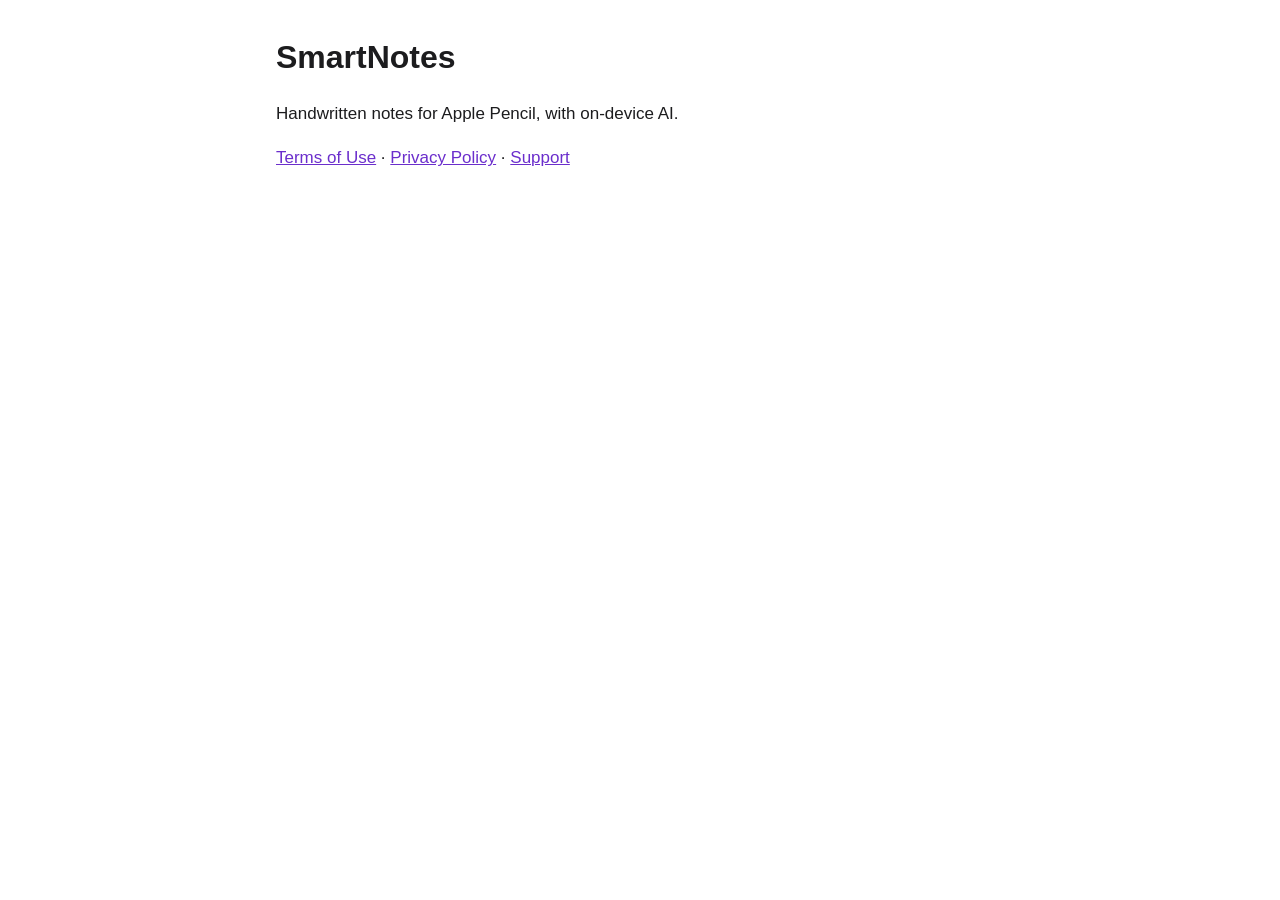
<file: index.html>
<!doctype html>
<html lang="en"><head><meta charset="utf-8"><meta name="viewport" content="width=device-width, initial-scale=1">
<title>SmartNotes</title><link rel="stylesheet" href="style.css"></head>
<body><main><h1>SmartNotes</h1><p>Handwritten notes for Apple Pencil, with on-device AI.</p>
<p><a href="terms/">Terms of Use</a> · <a href="privacy/">Privacy Policy</a> · <a href="support/">Support</a></p></main></body></html>
</file>
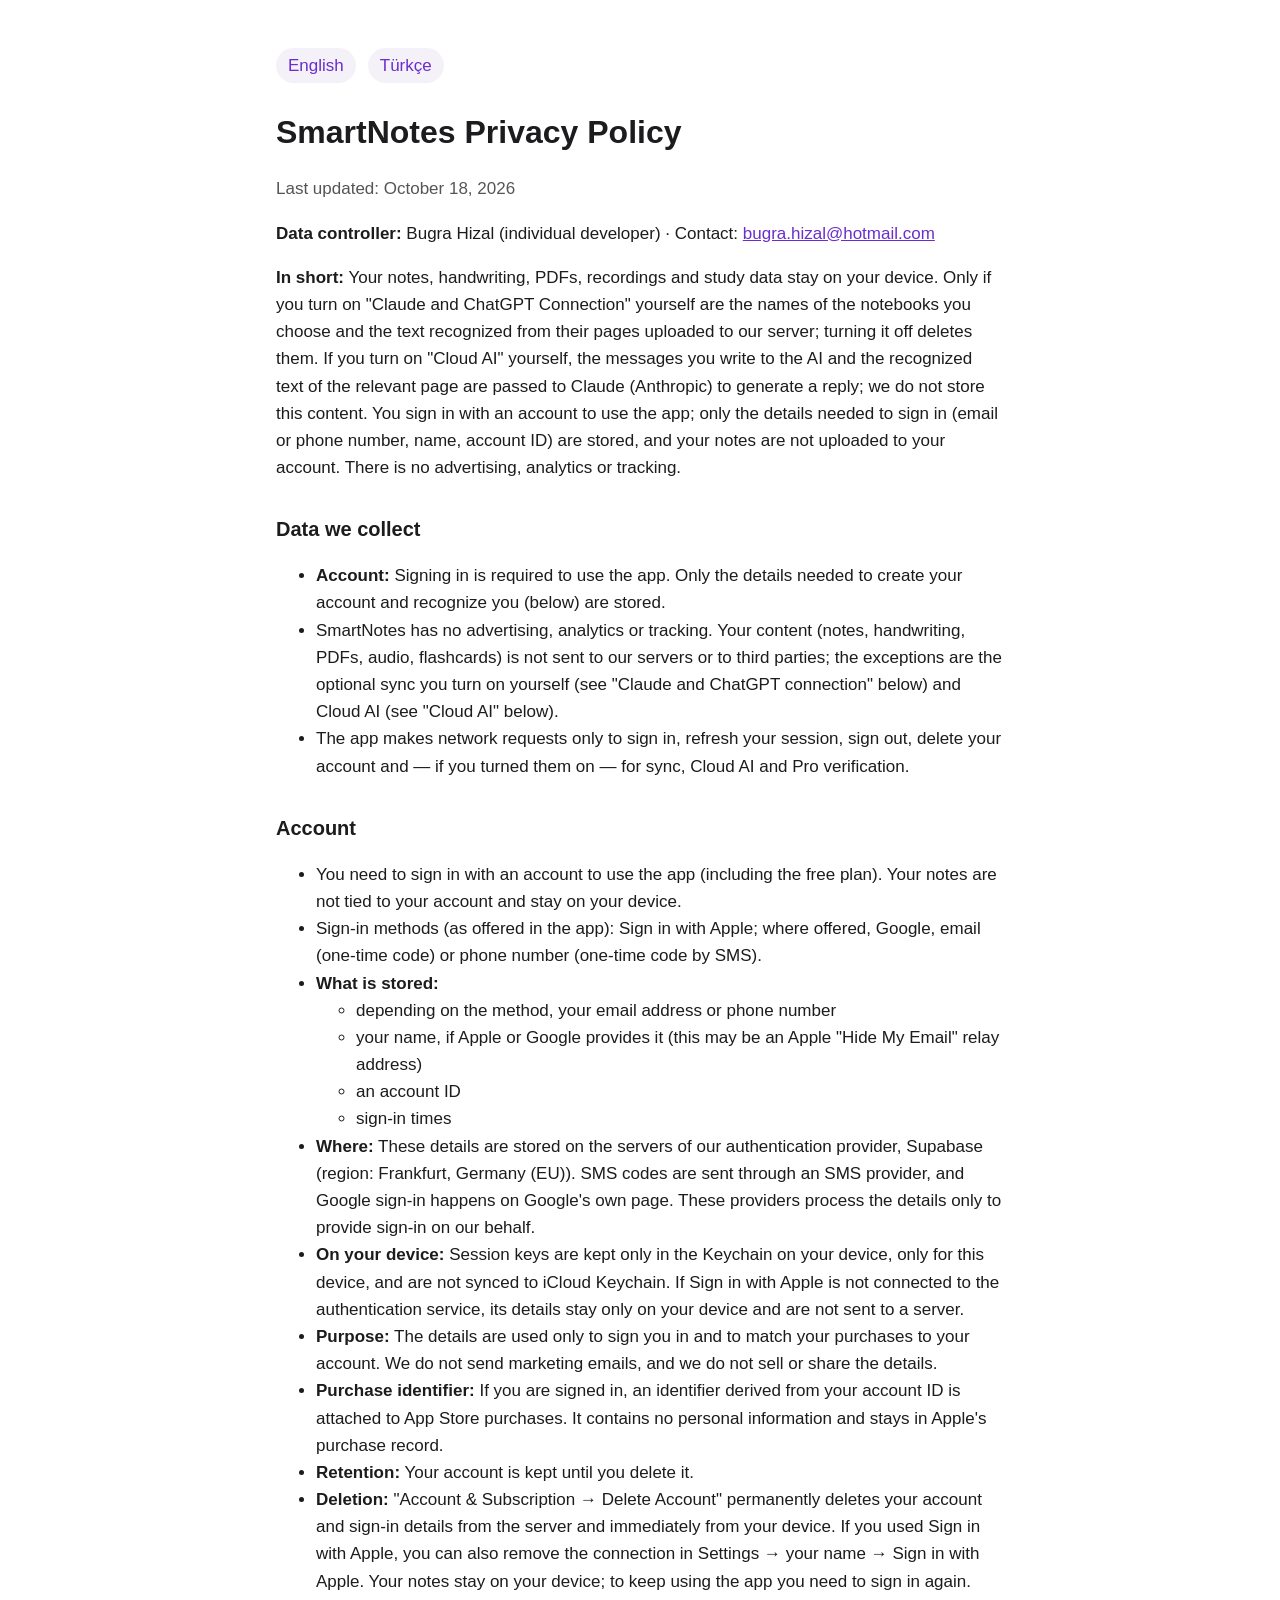
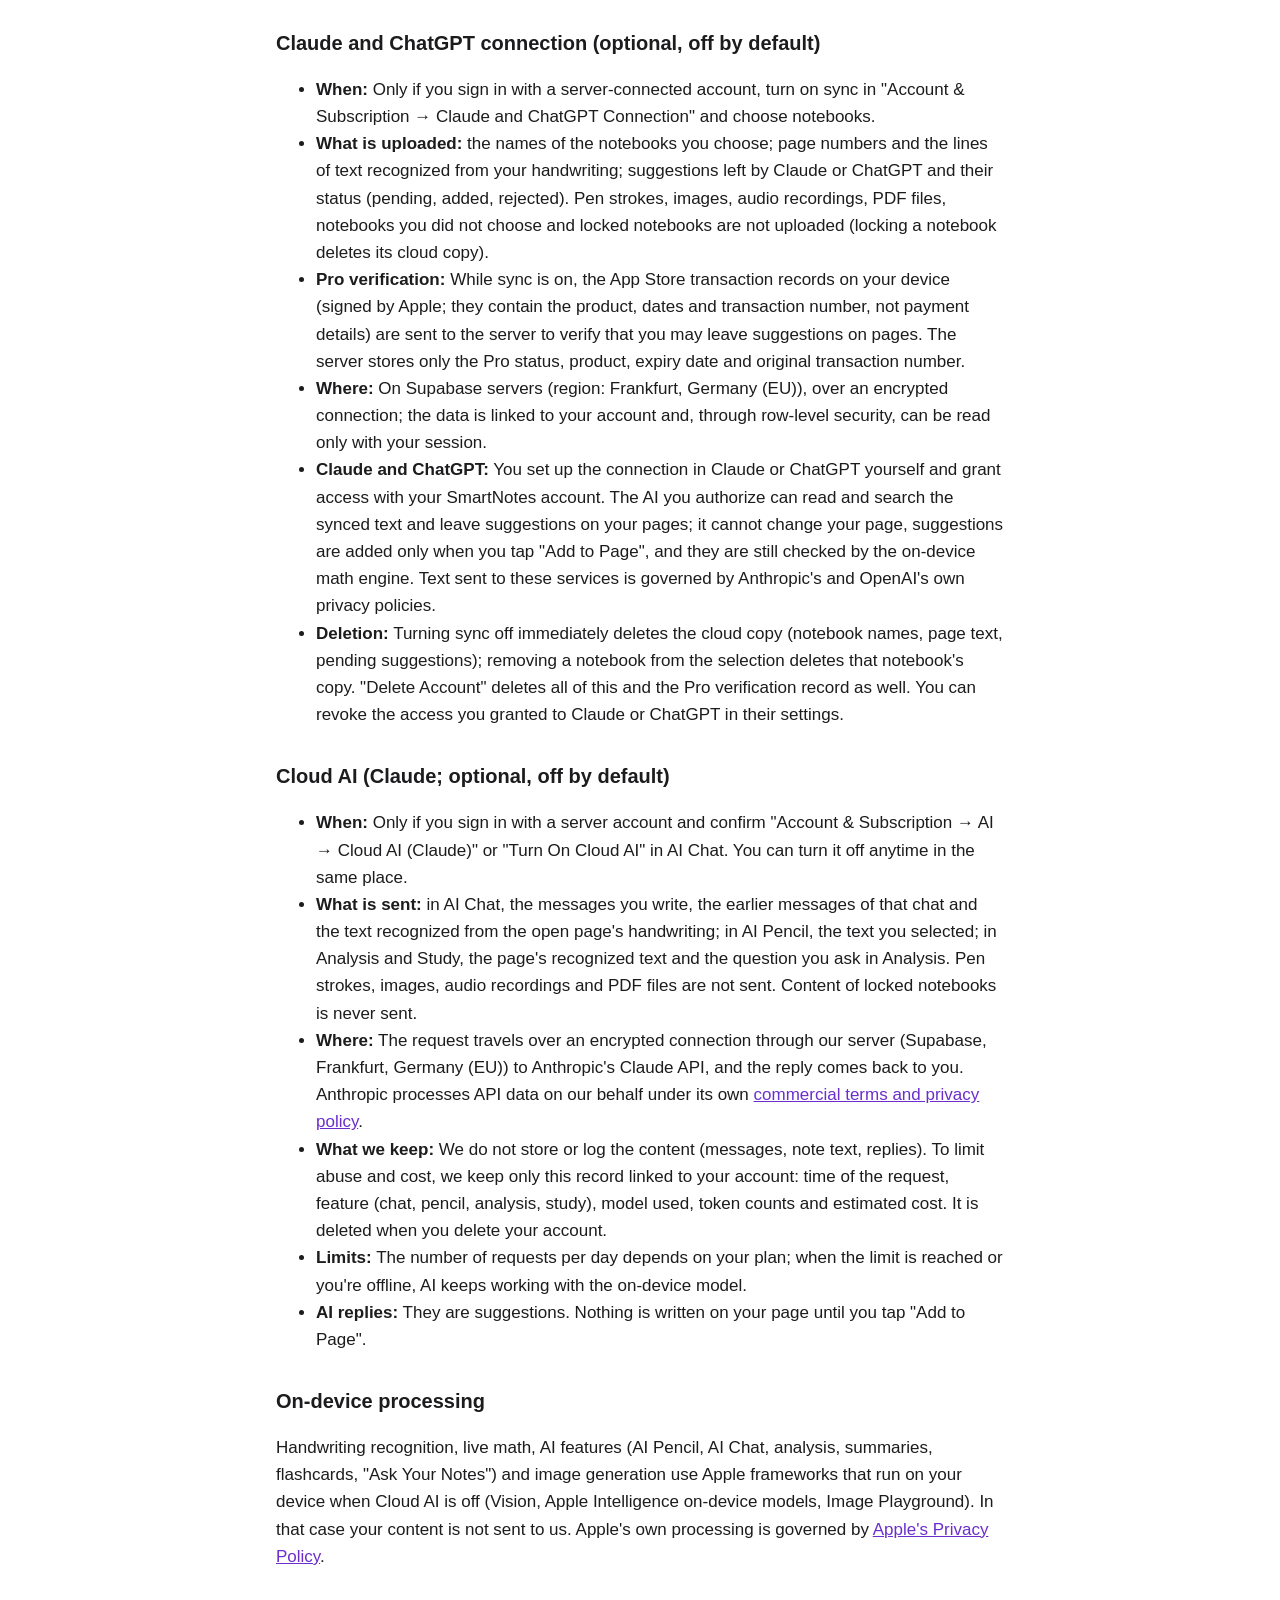
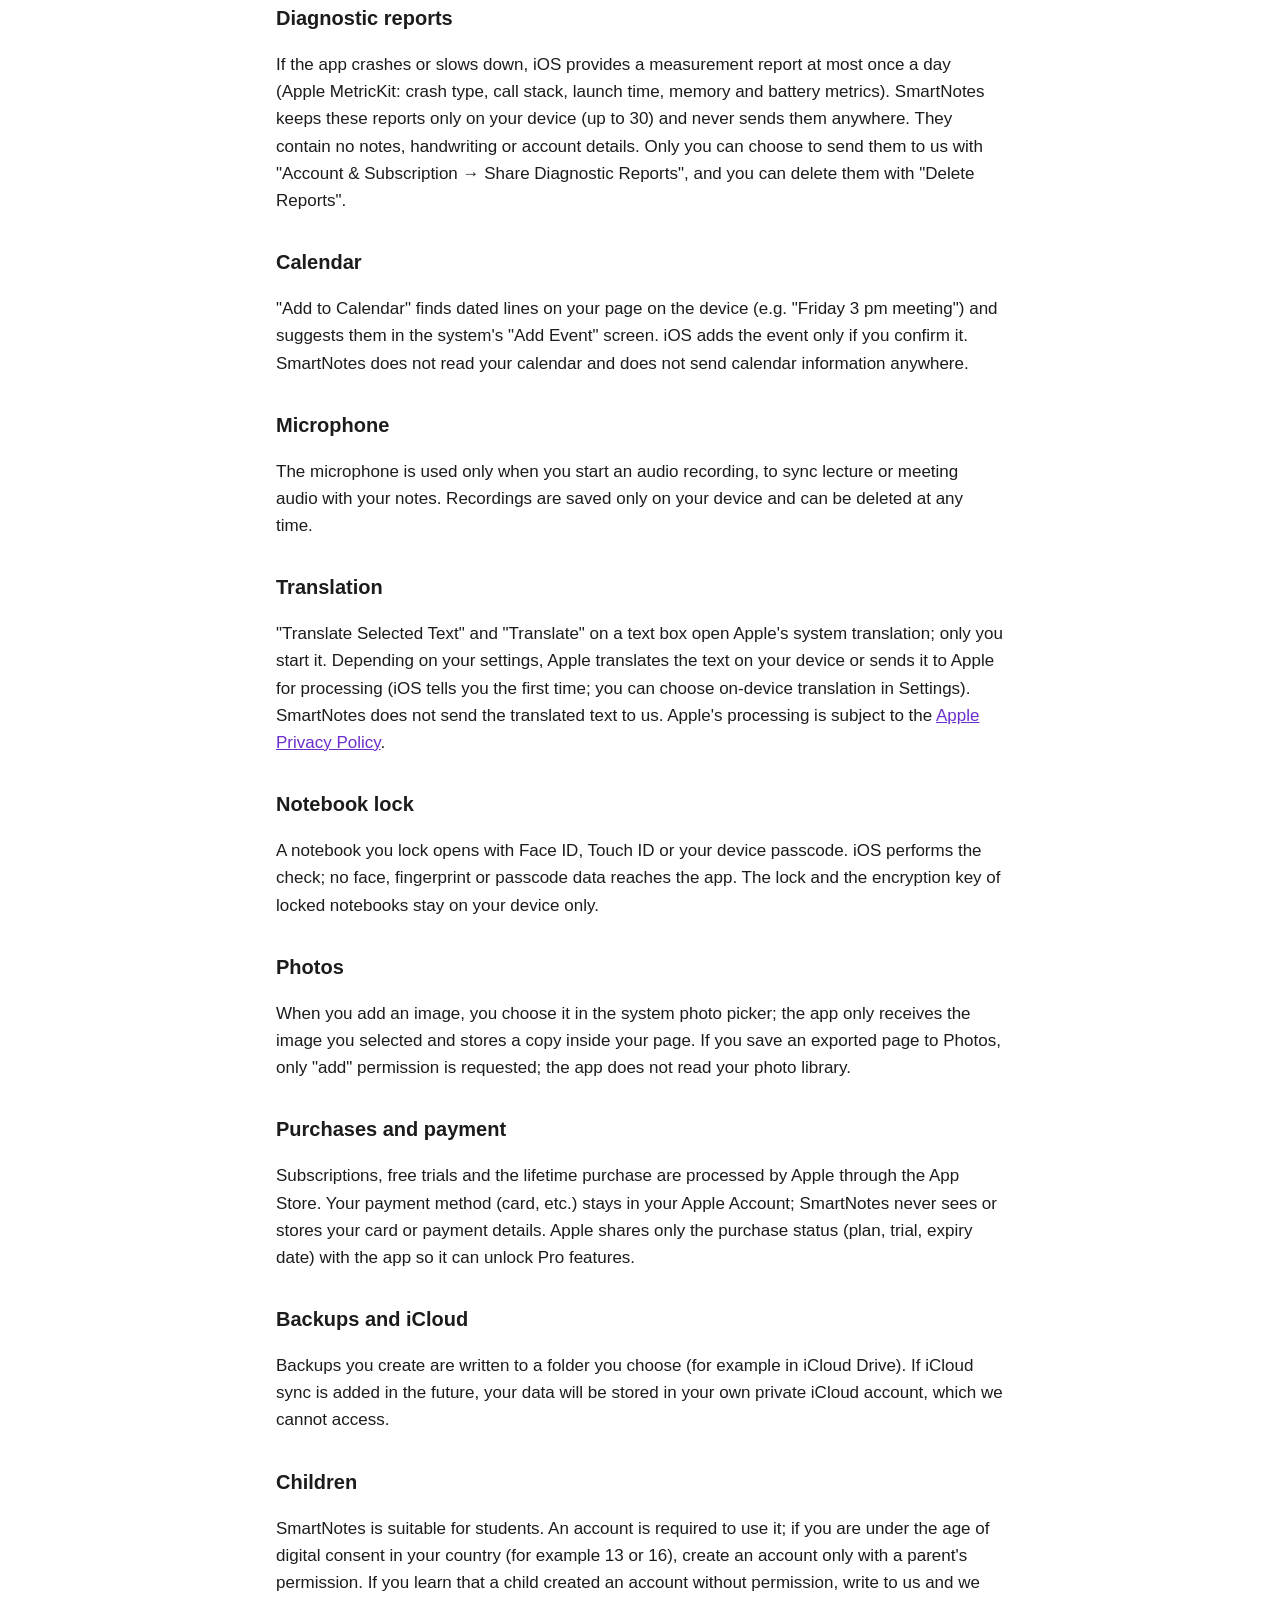
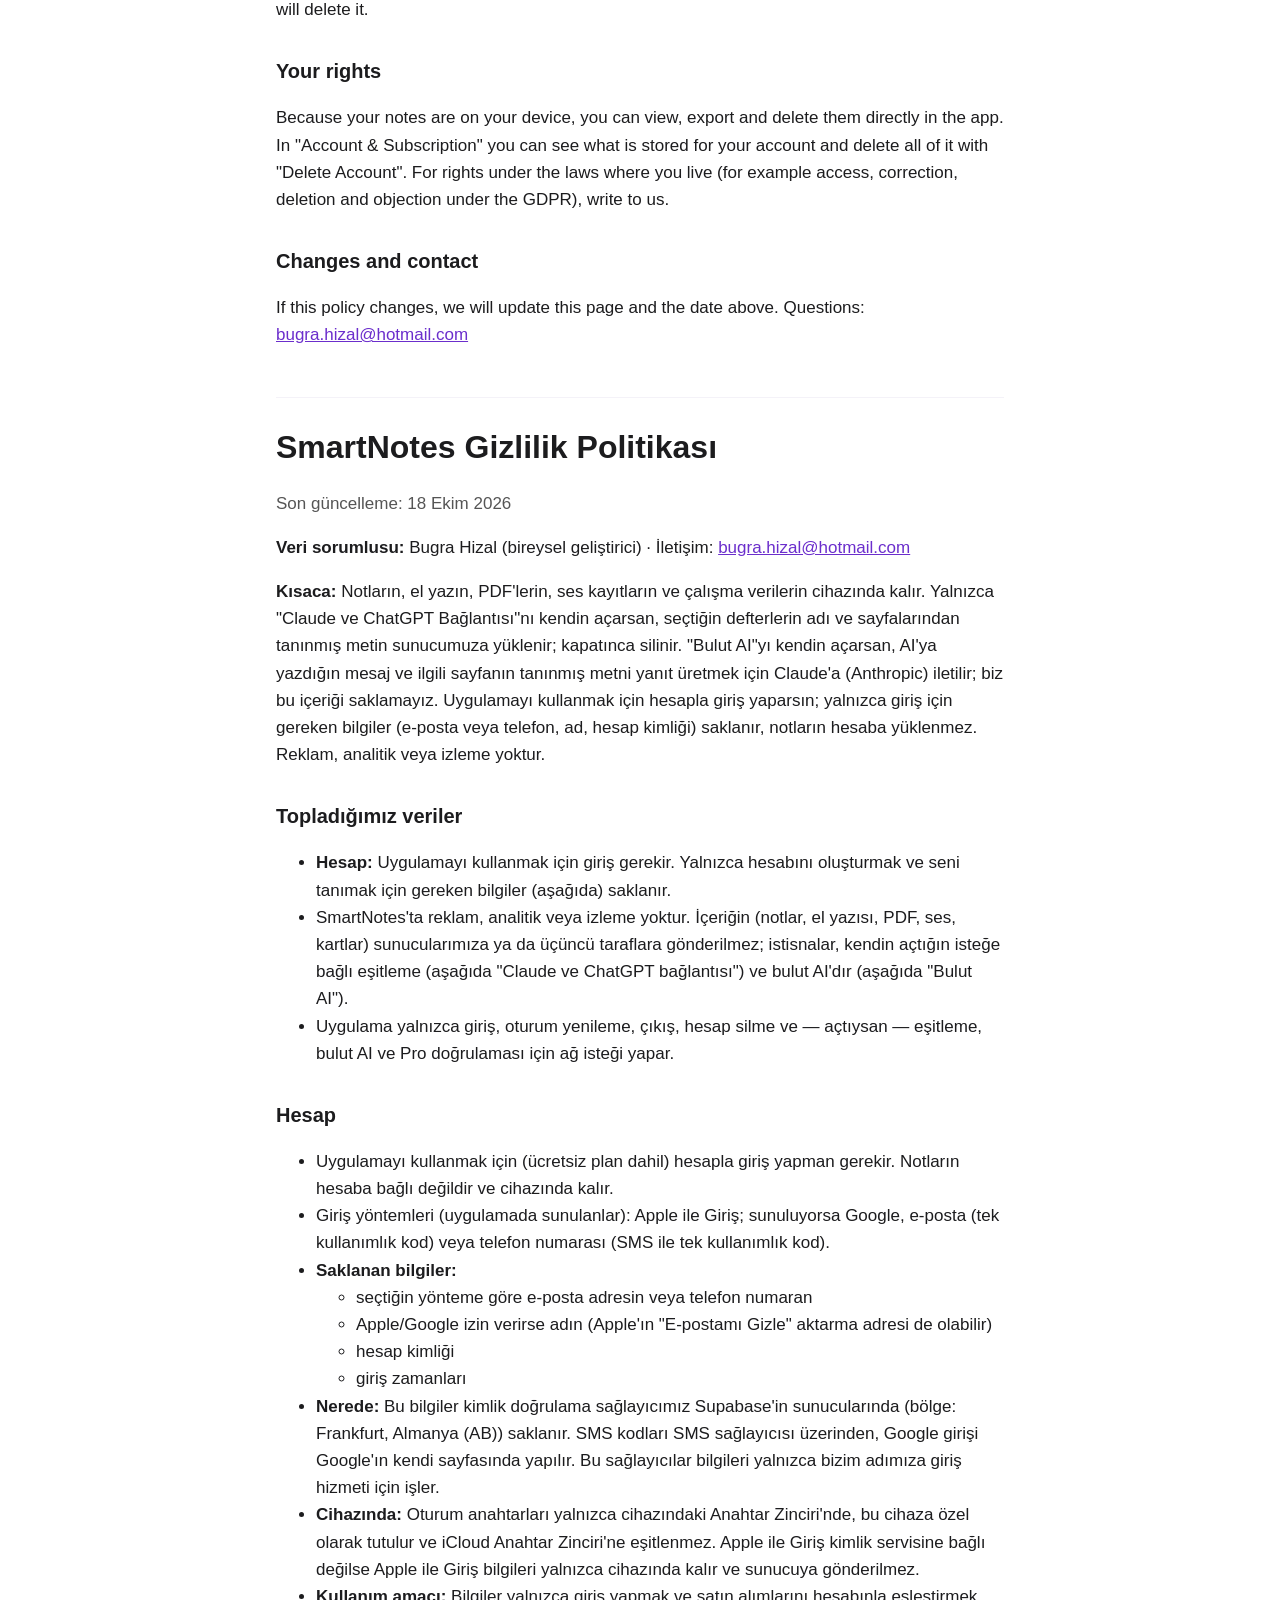
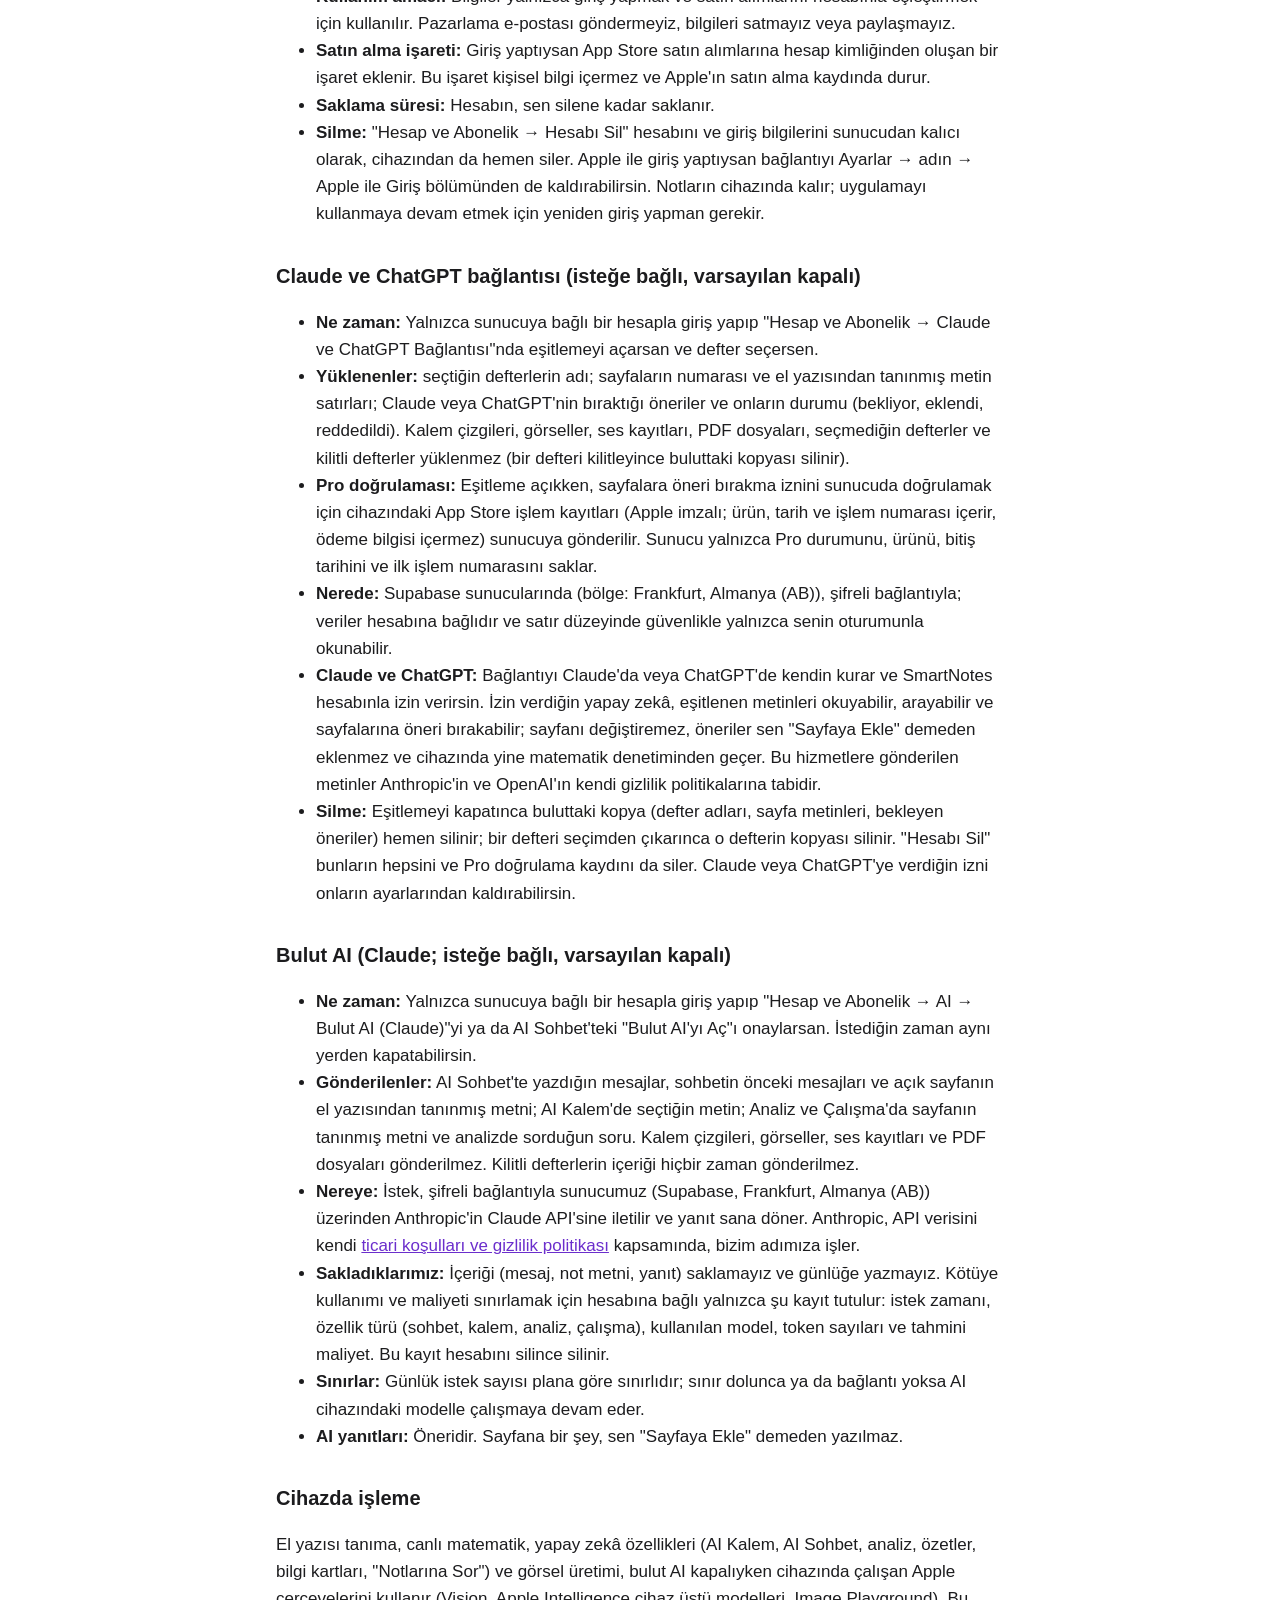
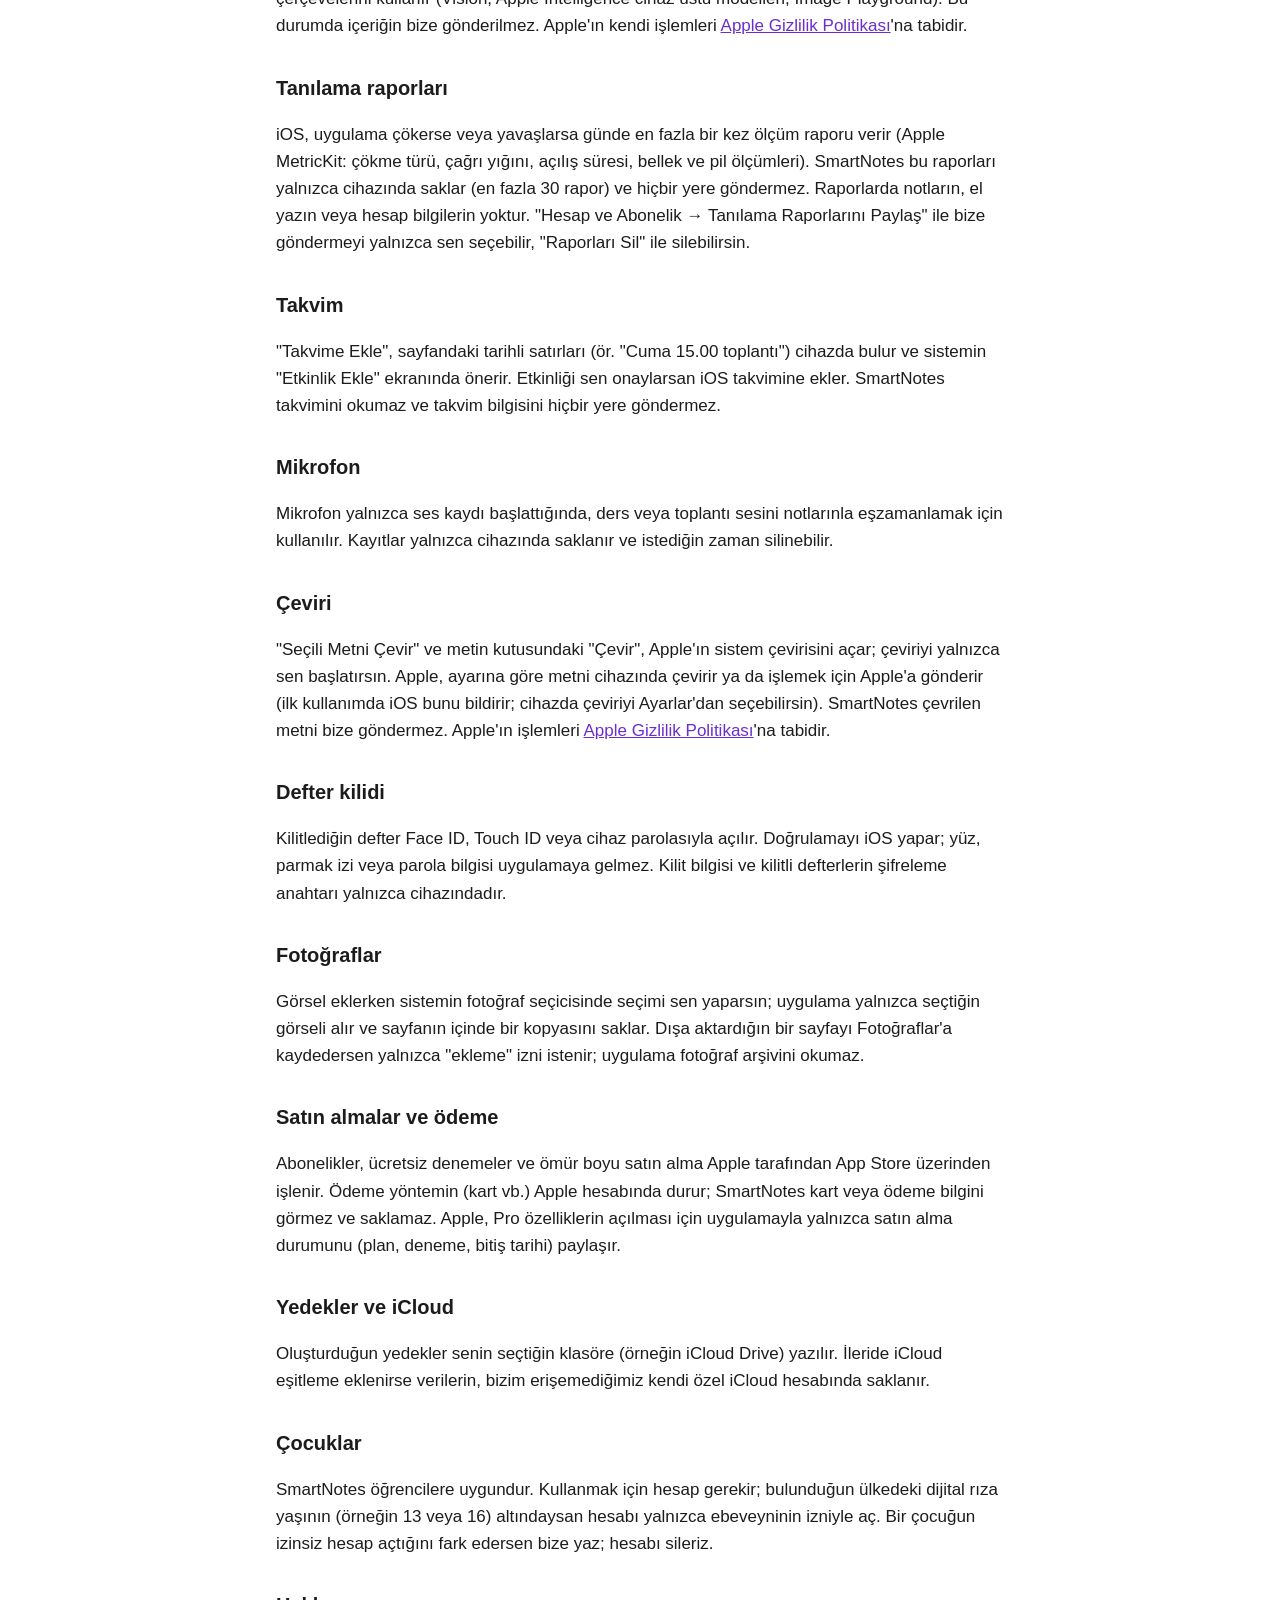
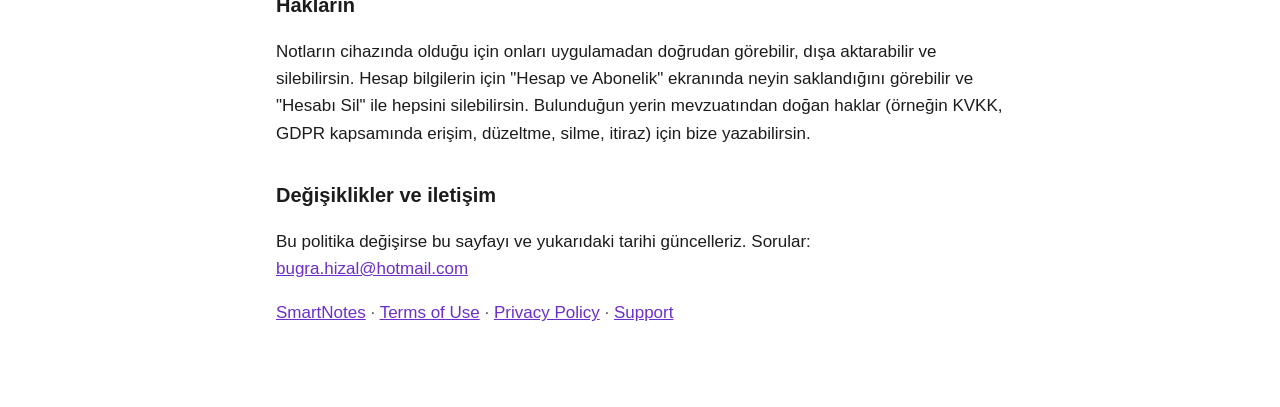
<file: privacy/index.html>
<!doctype html>
<html lang="en">
<head>
<meta charset="utf-8"><meta name="viewport" content="width=device-width, initial-scale=1">
<title>SmartNotes Privacy Policy</title>
<link rel="stylesheet" href="../style.css">
</head>
<body><main>
<!-- Üretildi: scripts/build_legal_site.py — elle düzenleme; kaynak SmartNotes/Resources/Legal/Privacy-*.md -->
<nav class="lang"><a href="#en">English</a><a href="#tr">Türkçe</a></nav>
<section lang="en" id="en">
<h1>SmartNotes Privacy Policy</h1>
<p class="muted">Last updated: October 18, 2026</p>
<p><strong>Data controller:</strong> Bugra Hizal (individual developer) · Contact: <a href="mailto:bugra.hizal@hotmail.com">bugra.hizal@hotmail.com</a></p>
<p><strong>In short:</strong> Your notes, handwriting, PDFs, recordings and study data stay on your device. Only if you turn on "Claude and ChatGPT Connection" yourself are the names of the notebooks you choose and the text recognized from their pages uploaded to our server; turning it off deletes them. If you turn on "Cloud AI" yourself, the messages you write to the AI and the recognized text of the relevant page are passed to Claude (Anthropic) to generate a reply; we do not store this content. You sign in with an account to use the app; only the details needed to sign in (email or phone number, name, account ID) are stored, and your notes are not uploaded to your account. There is no advertising, analytics or tracking.</p>
<h2>Data we collect</h2>
<ul>
<li><strong>Account:</strong> Signing in is required to use the app. Only the details needed to create your account and recognize you (below) are stored.</li>
<li>SmartNotes has no advertising, analytics or tracking. Your content (notes, handwriting, PDFs, audio, flashcards) is not sent to our servers or to third parties; the exceptions are the optional sync you turn on yourself (see "Claude and ChatGPT connection" below) and Cloud AI (see "Cloud AI" below).</li>
<li>The app makes network requests only to sign in, refresh your session, sign out, delete your account and — if you turned them on — for sync, Cloud AI and Pro verification.</li>
</ul>
<h2>Account</h2>
<ul>
<li>You need to sign in with an account to use the app (including the free plan). Your notes are not tied to your account and stay on your device.</li>
<li>Sign-in methods (as offered in the app): Sign in with Apple; where offered, Google, email (one-time code) or phone number (one-time code by SMS).</li>
<li><strong>What is stored:</strong>
<ul>
<li>depending on the method, your email address or phone number</li>
<li>your name, if Apple or Google provides it (this may be an Apple "Hide My Email" relay address)</li>
<li>an account ID</li>
<li>sign-in times</li>
</ul></li>
<li><strong>Where:</strong> These details are stored on the servers of our authentication provider, Supabase (region: Frankfurt, Germany (EU)). SMS codes are sent through an SMS provider, and Google sign-in happens on Google's own page. These providers process the details only to provide sign-in on our behalf.</li>
<li><strong>On your device:</strong> Session keys are kept only in the Keychain on your device, only for this device, and are not synced to iCloud Keychain. If Sign in with Apple is not connected to the authentication service, its details stay only on your device and are not sent to a server.</li>
<li><strong>Purpose:</strong> The details are used only to sign you in and to match your purchases to your account. We do not send marketing emails, and we do not sell or share the details.</li>
<li><strong>Purchase identifier:</strong> If you are signed in, an identifier derived from your account ID is attached to App Store purchases. It contains no personal information and stays in Apple's purchase record.</li>
<li><strong>Retention:</strong> Your account is kept until you delete it.</li>
<li><strong>Deletion:</strong> "Account &amp; Subscription → Delete Account" permanently deletes your account and sign-in details from the server and immediately from your device. If you used Sign in with Apple, you can also remove the connection in Settings → your name → Sign in with Apple. Your notes stay on your device; to keep using the app you need to sign in again.</li>
</ul>
<h2>Claude and ChatGPT connection (optional, off by default)</h2>
<ul>
<li><strong>When:</strong> Only if you sign in with a server-connected account, turn on sync in "Account &amp; Subscription → Claude and ChatGPT Connection" and choose notebooks.</li>
<li><strong>What is uploaded:</strong> the names of the notebooks you choose; page numbers and the lines of text recognized from your handwriting; suggestions left by Claude or ChatGPT and their status (pending, added, rejected). Pen strokes, images, audio recordings, PDF files, notebooks you did not choose and locked notebooks are not uploaded (locking a notebook deletes its cloud copy).</li>
<li><strong>Pro verification:</strong> While sync is on, the App Store transaction records on your device (signed by Apple; they contain the product, dates and transaction number, not payment details) are sent to the server to verify that you may leave suggestions on pages. The server stores only the Pro status, product, expiry date and original transaction number.</li>
<li><strong>Where:</strong> On Supabase servers (region: Frankfurt, Germany (EU)), over an encrypted connection; the data is linked to your account and, through row-level security, can be read only with your session.</li>
<li><strong>Claude and ChatGPT:</strong> You set up the connection in Claude or ChatGPT yourself and grant access with your SmartNotes account. The AI you authorize can read and search the synced text and leave suggestions on your pages; it cannot change your page, suggestions are added only when you tap "Add to Page", and they are still checked by the on-device math engine. Text sent to these services is governed by Anthropic's and OpenAI's own privacy policies.</li>
<li><strong>Deletion:</strong> Turning sync off immediately deletes the cloud copy (notebook names, page text, pending suggestions); removing a notebook from the selection deletes that notebook's copy. "Delete Account" deletes all of this and the Pro verification record as well. You can revoke the access you granted to Claude or ChatGPT in their settings.</li>
</ul>
<h2>Cloud AI (Claude; optional, off by default)</h2>
<ul>
<li><strong>When:</strong> Only if you sign in with a server account and confirm "Account &amp; Subscription → AI → Cloud AI (Claude)" or "Turn On Cloud AI" in AI Chat. You can turn it off anytime in the same place.</li>
<li><strong>What is sent:</strong> in AI Chat, the messages you write, the earlier messages of that chat and the text recognized from the open page's handwriting; in AI Pencil, the text you selected; in Analysis and Study, the page's recognized text and the question you ask in Analysis. Pen strokes, images, audio recordings and PDF files are not sent. Content of locked notebooks is never sent.</li>
<li><strong>Where:</strong> The request travels over an encrypted connection through our server (Supabase, Frankfurt, Germany (EU)) to Anthropic's Claude API, and the reply comes back to you. Anthropic processes API data on our behalf under its own <a href="https://www.anthropic.com/legal/privacy">commercial terms and privacy policy</a>.</li>
<li><strong>What we keep:</strong> We do not store or log the content (messages, note text, replies). To limit abuse and cost, we keep only this record linked to your account: time of the request, feature (chat, pencil, analysis, study), model used, token counts and estimated cost. It is deleted when you delete your account.</li>
<li><strong>Limits:</strong> The number of requests per day depends on your plan; when the limit is reached or you're offline, AI keeps working with the on-device model.</li>
<li><strong>AI replies:</strong> They are suggestions. Nothing is written on your page until you tap "Add to Page".</li>
</ul>
<h2>On-device processing</h2>
<p>Handwriting recognition, live math, AI features (AI Pencil, AI Chat, analysis, summaries, flashcards, "Ask Your Notes") and image generation use Apple frameworks that run on your device when Cloud AI is off (Vision, Apple Intelligence on-device models, Image Playground). In that case your content is not sent to us. Apple's own processing is governed by <a href="https://www.apple.com/legal/privacy/">Apple's Privacy Policy</a>.</p>
<h2>Diagnostic reports</h2>
<p>If the app crashes or slows down, iOS provides a measurement report at most once a day (Apple MetricKit: crash type, call stack, launch time, memory and battery metrics). SmartNotes keeps these reports only on your device (up to 30) and never sends them anywhere. They contain no notes, handwriting or account details. Only you can choose to send them to us with "Account &amp; Subscription → Share Diagnostic Reports", and you can delete them with "Delete Reports".</p>
<h2>Calendar</h2>
<p>"Add to Calendar" finds dated lines on your page on the device (e.g. "Friday 3 pm meeting") and suggests them in the system's "Add Event" screen. iOS adds the event only if you confirm it. SmartNotes does not read your calendar and does not send calendar information anywhere.</p>
<h2>Microphone</h2>
<p>The microphone is used only when you start an audio recording, to sync lecture or meeting audio with your notes. Recordings are saved only on your device and can be deleted at any time.</p>
<h2>Translation</h2>
<p>"Translate Selected Text" and "Translate" on a text box open Apple's system translation; only you start it. Depending on your settings, Apple translates the text on your device or sends it to Apple for processing (iOS tells you the first time; you can choose on-device translation in Settings). SmartNotes does not send the translated text to us. Apple's processing is subject to the <a href="https://www.apple.com/legal/privacy/">Apple Privacy Policy</a>.</p>
<h2>Notebook lock</h2>
<p>A notebook you lock opens with Face ID, Touch ID or your device passcode. iOS performs the check; no face, fingerprint or passcode data reaches the app. The lock and the encryption key of locked notebooks stay on your device only.</p>
<h2>Photos</h2>
<p>When you add an image, you choose it in the system photo picker; the app only receives the image you selected and stores a copy inside your page. If you save an exported page to Photos, only "add" permission is requested; the app does not read your photo library.</p>
<h2>Purchases and payment</h2>
<p>Subscriptions, free trials and the lifetime purchase are processed by Apple through the App Store. Your payment method (card, etc.) stays in your Apple Account; SmartNotes never sees or stores your card or payment details. Apple shares only the purchase status (plan, trial, expiry date) with the app so it can unlock Pro features.</p>
<h2>Backups and iCloud</h2>
<p>Backups you create are written to a folder you choose (for example in iCloud Drive). If iCloud sync is added in the future, your data will be stored in your own private iCloud account, which we cannot access.</p>
<h2>Children</h2>
<p>SmartNotes is suitable for students. An account is required to use it; if you are under the age of digital consent in your country (for example 13 or 16), create an account only with a parent's permission. If you learn that a child created an account without permission, write to us and we will delete it.</p>
<h2>Your rights</h2>
<p>Because your notes are on your device, you can view, export and delete them directly in the app. In "Account &amp; Subscription" you can see what is stored for your account and delete all of it with "Delete Account". For rights under the laws where you live (for example access, correction, deletion and objection under the GDPR), write to us.</p>
<h2>Changes and contact</h2>
<p>If this policy changes, we will update this page and the date above. Questions: <a href="mailto:bugra.hizal@hotmail.com">bugra.hizal@hotmail.com</a></p>
</section>
<section lang="tr" id="tr">
<h1>SmartNotes Gizlilik Politikası</h1>
<p class="muted">Son güncelleme: 18 Ekim 2026</p>
<p><strong>Veri sorumlusu:</strong> Bugra Hizal (bireysel geliştirici) · İletişim: <a href="mailto:bugra.hizal@hotmail.com">bugra.hizal@hotmail.com</a></p>
<p><strong>Kısaca:</strong> Notların, el yazın, PDF'lerin, ses kayıtların ve çalışma verilerin cihazında kalır. Yalnızca "Claude ve ChatGPT Bağlantısı"nı kendin açarsan, seçtiğin defterlerin adı ve sayfalarından tanınmış metin sunucumuza yüklenir; kapatınca silinir. "Bulut AI"yı kendin açarsan, AI'ya yazdığın mesaj ve ilgili sayfanın tanınmış metni yanıt üretmek için Claude'a (Anthropic) iletilir; biz bu içeriği saklamayız. Uygulamayı kullanmak için hesapla giriş yaparsın; yalnızca giriş için gereken bilgiler (e-posta veya telefon, ad, hesap kimliği) saklanır, notların hesaba yüklenmez. Reklam, analitik veya izleme yoktur.</p>
<h2>Topladığımız veriler</h2>
<ul>
<li><strong>Hesap:</strong> Uygulamayı kullanmak için giriş gerekir. Yalnızca hesabını oluşturmak ve seni tanımak için gereken bilgiler (aşağıda) saklanır.</li>
<li>SmartNotes'ta reklam, analitik veya izleme yoktur. İçeriğin (notlar, el yazısı, PDF, ses, kartlar) sunucularımıza ya da üçüncü taraflara gönderilmez; istisnalar, kendin açtığın isteğe bağlı eşitleme (aşağıda "Claude ve ChatGPT bağlantısı") ve bulut AI'dır (aşağıda "Bulut AI").</li>
<li>Uygulama yalnızca giriş, oturum yenileme, çıkış, hesap silme ve — açtıysan — eşitleme, bulut AI ve Pro doğrulaması için ağ isteği yapar.</li>
</ul>
<h2>Hesap</h2>
<ul>
<li>Uygulamayı kullanmak için (ücretsiz plan dahil) hesapla giriş yapman gerekir. Notların hesaba bağlı değildir ve cihazında kalır.</li>
<li>Giriş yöntemleri (uygulamada sunulanlar): Apple ile Giriş; sunuluyorsa Google, e-posta (tek kullanımlık kod) veya telefon numarası (SMS ile tek kullanımlık kod).</li>
<li><strong>Saklanan bilgiler:</strong>
<ul>
<li>seçtiğin yönteme göre e-posta adresin veya telefon numaran</li>
<li>Apple/Google izin verirse adın (Apple'ın "E-postamı Gizle" aktarma adresi de olabilir)</li>
<li>hesap kimliği</li>
<li>giriş zamanları</li>
</ul></li>
<li><strong>Nerede:</strong> Bu bilgiler kimlik doğrulama sağlayıcımız Supabase'in sunucularında (bölge: Frankfurt, Almanya (AB)) saklanır. SMS kodları SMS sağlayıcısı üzerinden, Google girişi Google'ın kendi sayfasında yapılır. Bu sağlayıcılar bilgileri yalnızca bizim adımıza giriş hizmeti için işler.</li>
<li><strong>Cihazında:</strong> Oturum anahtarları yalnızca cihazındaki Anahtar Zinciri'nde, bu cihaza özel olarak tutulur ve iCloud Anahtar Zinciri'ne eşitlenmez. Apple ile Giriş kimlik servisine bağlı değilse Apple ile Giriş bilgileri yalnızca cihazında kalır ve sunucuya gönderilmez.</li>
<li><strong>Kullanım amacı:</strong> Bilgiler yalnızca giriş yapmak ve satın alımlarını hesabınla eşleştirmek için kullanılır. Pazarlama e-postası göndermeyiz, bilgileri satmayız veya paylaşmayız.</li>
<li><strong>Satın alma işareti:</strong> Giriş yaptıysan App Store satın alımlarına hesap kimliğinden oluşan bir işaret eklenir. Bu işaret kişisel bilgi içermez ve Apple'ın satın alma kaydında durur.</li>
<li><strong>Saklama süresi:</strong> Hesabın, sen silene kadar saklanır.</li>
<li><strong>Silme:</strong> "Hesap ve Abonelik → Hesabı Sil" hesabını ve giriş bilgilerini sunucudan kalıcı olarak, cihazından da hemen siler. Apple ile giriş yaptıysan bağlantıyı Ayarlar → adın → Apple ile Giriş bölümünden de kaldırabilirsin. Notların cihazında kalır; uygulamayı kullanmaya devam etmek için yeniden giriş yapman gerekir.</li>
</ul>
<h2>Claude ve ChatGPT bağlantısı (isteğe bağlı, varsayılan kapalı)</h2>
<ul>
<li><strong>Ne zaman:</strong> Yalnızca sunucuya bağlı bir hesapla giriş yapıp "Hesap ve Abonelik → Claude ve ChatGPT Bağlantısı"nda eşitlemeyi açarsan ve defter seçersen.</li>
<li><strong>Yüklenenler:</strong> seçtiğin defterlerin adı; sayfaların numarası ve el yazısından tanınmış metin satırları; Claude veya ChatGPT'nin bıraktığı öneriler ve onların durumu (bekliyor, eklendi, reddedildi). Kalem çizgileri, görseller, ses kayıtları, PDF dosyaları, seçmediğin defterler ve kilitli defterler yüklenmez (bir defteri kilitleyince buluttaki kopyası silinir).</li>
<li><strong>Pro doğrulaması:</strong> Eşitleme açıkken, sayfalara öneri bırakma iznini sunucuda doğrulamak için cihazındaki App Store işlem kayıtları (Apple imzalı; ürün, tarih ve işlem numarası içerir, ödeme bilgisi içermez) sunucuya gönderilir. Sunucu yalnızca Pro durumunu, ürünü, bitiş tarihini ve ilk işlem numarasını saklar.</li>
<li><strong>Nerede:</strong> Supabase sunucularında (bölge: Frankfurt, Almanya (AB)), şifreli bağlantıyla; veriler hesabına bağlıdır ve satır düzeyinde güvenlikle yalnızca senin oturumunla okunabilir.</li>
<li><strong>Claude ve ChatGPT:</strong> Bağlantıyı Claude'da veya ChatGPT'de kendin kurar ve SmartNotes hesabınla izin verirsin. İzin verdiğin yapay zekâ, eşitlenen metinleri okuyabilir, arayabilir ve sayfalarına öneri bırakabilir; sayfanı değiştiremez, öneriler sen "Sayfaya Ekle" demeden eklenmez ve cihazında yine matematik denetiminden geçer. Bu hizmetlere gönderilen metinler Anthropic'in ve OpenAI'ın kendi gizlilik politikalarına tabidir.</li>
<li><strong>Silme:</strong> Eşitlemeyi kapatınca buluttaki kopya (defter adları, sayfa metinleri, bekleyen öneriler) hemen silinir; bir defteri seçimden çıkarınca o defterin kopyası silinir. "Hesabı Sil" bunların hepsini ve Pro doğrulama kaydını da siler. Claude veya ChatGPT'ye verdiğin izni onların ayarlarından kaldırabilirsin.</li>
</ul>
<h2>Bulut AI (Claude; isteğe bağlı, varsayılan kapalı)</h2>
<ul>
<li><strong>Ne zaman:</strong> Yalnızca sunucuya bağlı bir hesapla giriş yapıp "Hesap ve Abonelik → AI → Bulut AI (Claude)"yi ya da AI Sohbet'teki "Bulut AI'yı Aç"ı onaylarsan. İstediğin zaman aynı yerden kapatabilirsin.</li>
<li><strong>Gönderilenler:</strong> AI Sohbet'te yazdığın mesajlar, sohbetin önceki mesajları ve açık sayfanın el yazısından tanınmış metni; AI Kalem'de seçtiğin metin; Analiz ve Çalışma'da sayfanın tanınmış metni ve analizde sorduğun soru. Kalem çizgileri, görseller, ses kayıtları ve PDF dosyaları gönderilmez. Kilitli defterlerin içeriği hiçbir zaman gönderilmez.</li>
<li><strong>Nereye:</strong> İstek, şifreli bağlantıyla sunucumuz (Supabase, Frankfurt, Almanya (AB)) üzerinden Anthropic'in Claude API'sine iletilir ve yanıt sana döner. Anthropic, API verisini kendi <a href="https://www.anthropic.com/legal/privacy">ticari koşulları ve gizlilik politikası</a> kapsamında, bizim adımıza işler.</li>
<li><strong>Sakladıklarımız:</strong> İçeriği (mesaj, not metni, yanıt) saklamayız ve günlüğe yazmayız. Kötüye kullanımı ve maliyeti sınırlamak için hesabına bağlı yalnızca şu kayıt tutulur: istek zamanı, özellik türü (sohbet, kalem, analiz, çalışma), kullanılan model, token sayıları ve tahmini maliyet. Bu kayıt hesabını silince silinir.</li>
<li><strong>Sınırlar:</strong> Günlük istek sayısı plana göre sınırlıdır; sınır dolunca ya da bağlantı yoksa AI cihazındaki modelle çalışmaya devam eder.</li>
<li><strong>AI yanıtları:</strong> Öneridir. Sayfana bir şey, sen "Sayfaya Ekle" demeden yazılmaz.</li>
</ul>
<h2>Cihazda işleme</h2>
<p>El yazısı tanıma, canlı matematik, yapay zekâ özellikleri (AI Kalem, AI Sohbet, analiz, özetler, bilgi kartları, "Notlarına Sor") ve görsel üretimi, bulut AI kapalıyken cihazında çalışan Apple çerçevelerini kullanır (Vision, Apple Intelligence cihaz üstü modelleri, Image Playground). Bu durumda içeriğin bize gönderilmez. Apple'ın kendi işlemleri <a href="https://www.apple.com/tr/legal/privacy/">Apple Gizlilik Politikası</a>'na tabidir.</p>
<h2>Tanılama raporları</h2>
<p>iOS, uygulama çökerse veya yavaşlarsa günde en fazla bir kez ölçüm raporu verir (Apple MetricKit: çökme türü, çağrı yığını, açılış süresi, bellek ve pil ölçümleri). SmartNotes bu raporları yalnızca cihazında saklar (en fazla 30 rapor) ve hiçbir yere göndermez. Raporlarda notların, el yazın veya hesap bilgilerin yoktur. "Hesap ve Abonelik → Tanılama Raporlarını Paylaş" ile bize göndermeyi yalnızca sen seçebilir, "Raporları Sil" ile silebilirsin.</p>
<h2>Takvim</h2>
<p>"Takvime Ekle", sayfandaki tarihli satırları (ör. "Cuma 15.00 toplantı") cihazda bulur ve sistemin "Etkinlik Ekle" ekranında önerir. Etkinliği sen onaylarsan iOS takvimine ekler. SmartNotes takvimini okumaz ve takvim bilgisini hiçbir yere göndermez.</p>
<h2>Mikrofon</h2>
<p>Mikrofon yalnızca ses kaydı başlattığında, ders veya toplantı sesini notlarınla eşzamanlamak için kullanılır. Kayıtlar yalnızca cihazında saklanır ve istediğin zaman silinebilir.</p>
<h2>Çeviri</h2>
<p>"Seçili Metni Çevir" ve metin kutusundaki "Çevir", Apple'ın sistem çevirisini açar; çeviriyi yalnızca sen başlatırsın. Apple, ayarına göre metni cihazında çevirir ya da işlemek için Apple'a gönderir (ilk kullanımda iOS bunu bildirir; cihazda çeviriyi Ayarlar'dan seçebilirsin). SmartNotes çevrilen metni bize göndermez. Apple'ın işlemleri <a href="https://www.apple.com/tr/legal/privacy/">Apple Gizlilik Politikası</a>'na tabidir.</p>
<h2>Defter kilidi</h2>
<p>Kilitlediğin defter Face ID, Touch ID veya cihaz parolasıyla açılır. Doğrulamayı iOS yapar; yüz, parmak izi veya parola bilgisi uygulamaya gelmez. Kilit bilgisi ve kilitli defterlerin şifreleme anahtarı yalnızca cihazındadır.</p>
<h2>Fotoğraflar</h2>
<p>Görsel eklerken sistemin fotoğraf seçicisinde seçimi sen yaparsın; uygulama yalnızca seçtiğin görseli alır ve sayfanın içinde bir kopyasını saklar. Dışa aktardığın bir sayfayı Fotoğraflar'a kaydedersen yalnızca "ekleme" izni istenir; uygulama fotoğraf arşivini okumaz.</p>
<h2>Satın almalar ve ödeme</h2>
<p>Abonelikler, ücretsiz denemeler ve ömür boyu satın alma Apple tarafından App Store üzerinden işlenir. Ödeme yöntemin (kart vb.) Apple hesabında durur; SmartNotes kart veya ödeme bilgini görmez ve saklamaz. Apple, Pro özelliklerin açılması için uygulamayla yalnızca satın alma durumunu (plan, deneme, bitiş tarihi) paylaşır.</p>
<h2>Yedekler ve iCloud</h2>
<p>Oluşturduğun yedekler senin seçtiğin klasöre (örneğin iCloud Drive) yazılır. İleride iCloud eşitleme eklenirse verilerin, bizim erişemediğimiz kendi özel iCloud hesabında saklanır.</p>
<h2>Çocuklar</h2>
<p>SmartNotes öğrencilere uygundur. Kullanmak için hesap gerekir; bulunduğun ülkedeki dijital rıza yaşının (örneğin 13 veya 16) altındaysan hesabı yalnızca ebeveyninin izniyle aç. Bir çocuğun izinsiz hesap açtığını fark edersen bize yaz; hesabı sileriz.</p>
<h2>Hakların</h2>
<p>Notların cihazında olduğu için onları uygulamadan doğrudan görebilir, dışa aktarabilir ve silebilirsin. Hesap bilgilerin için "Hesap ve Abonelik" ekranında neyin saklandığını görebilir ve "Hesabı Sil" ile hepsini silebilirsin. Bulunduğun yerin mevzuatından doğan haklar (örneğin KVKK, GDPR kapsamında erişim, düzeltme, silme, itiraz) için bize yazabilirsin.</p>
<h2>Değişiklikler ve iletişim</h2>
<p>Bu politika değişirse bu sayfayı ve yukarıdaki tarihi güncelleriz. Sorular: <a href="mailto:bugra.hizal@hotmail.com">bugra.hizal@hotmail.com</a></p>
</section>
<p class="muted"><a href="../">SmartNotes</a> · <a href="../terms/">Terms of Use</a> · <a href="../privacy/">Privacy Policy</a> · <a href="../support/">Support</a></p>
</main></body></html>
</file>
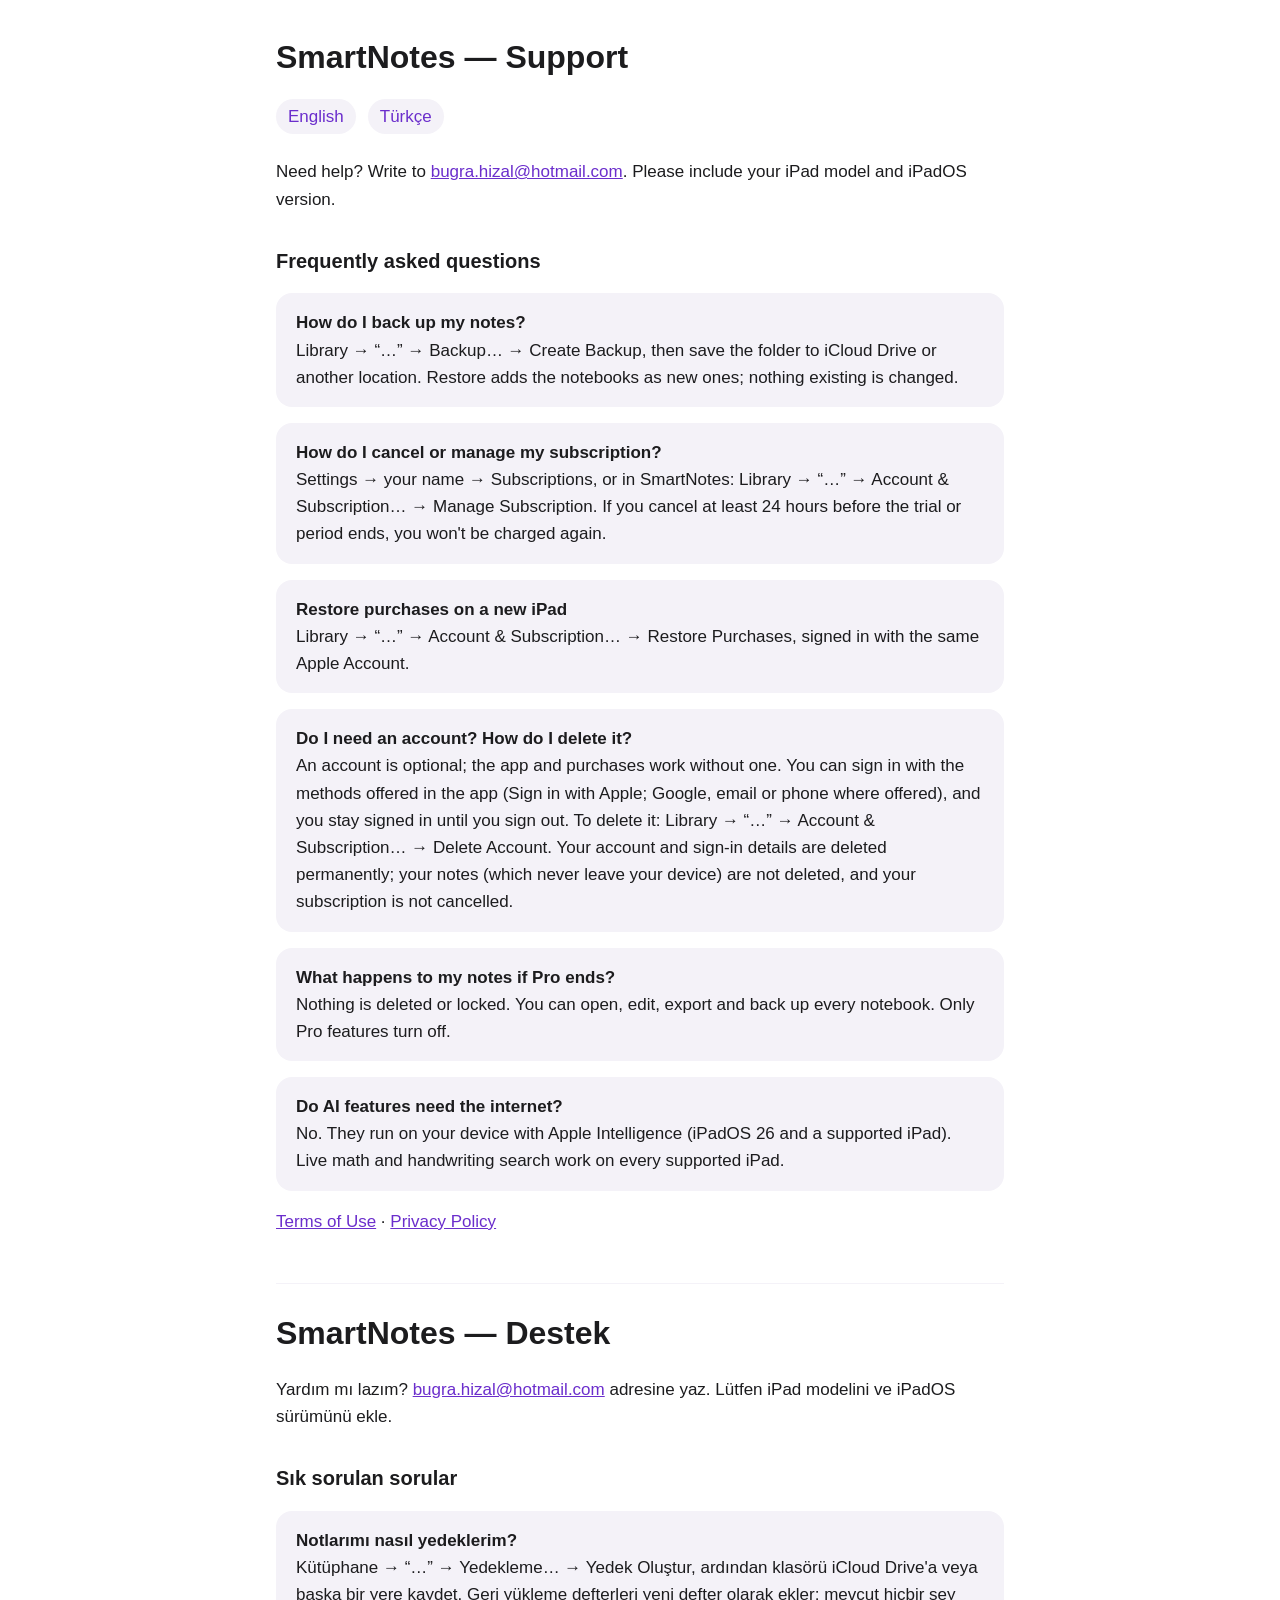
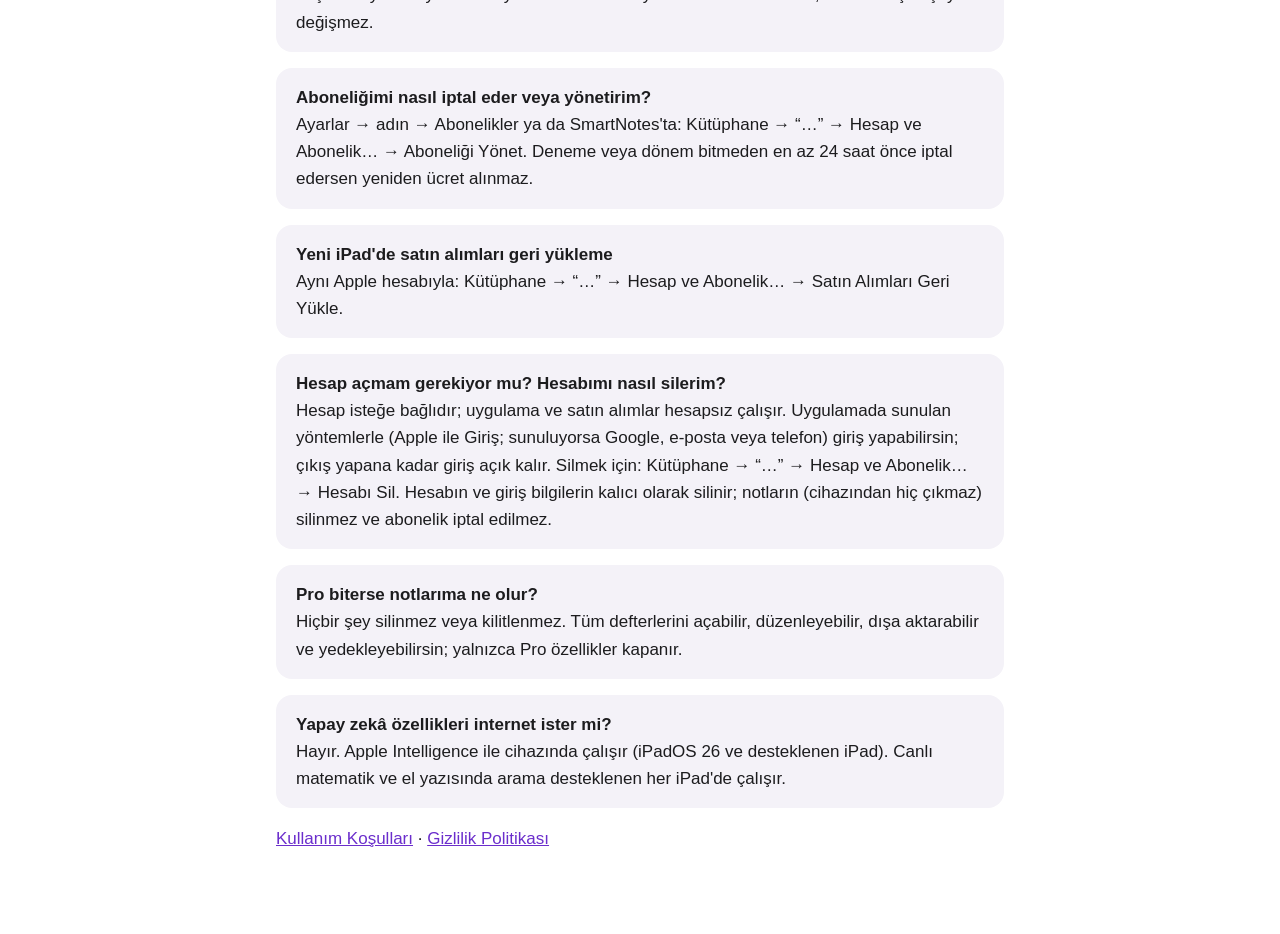
<file: support/index.html>
<!doctype html>
<html lang="en">
<head>
<meta charset="utf-8"><meta name="viewport" content="width=device-width, initial-scale=1">
<title>SmartNotes Support</title>
<link rel="stylesheet" href="../style.css">
</head>
<body><main>
<h1>SmartNotes — Support</h1>
<nav class="lang"><a href="#en">English</a><a href="#tr">Türkçe</a></nav>
<section lang="en" id="en">
<p>Need help? Write to <a href="mailto:bugra.hizal@hotmail.com">bugra.hizal@hotmail.com</a>. Please include your iPad model and iPadOS version.</p>
<h2>Frequently asked questions</h2>
<div class="card"><strong>How do I back up my notes?</strong><br>Library → “…” → Backup… → Create Backup, then save the folder to
iCloud Drive or another location. Restore adds the notebooks as new ones; nothing existing is changed.</div>
<div class="card"><strong>How do I cancel or manage my subscription?</strong><br>Settings → your name → Subscriptions, or in
SmartNotes: Library → “…” → Account &amp; Subscription… → Manage Subscription. If you cancel at least 24 hours before the trial or period
ends, you won't be charged again.</div>
<div class="card"><strong>Restore purchases on a new iPad</strong><br>Library → “…” → Account &amp; Subscription… → Restore Purchases, signed
in with the same Apple Account.</div>
<div class="card"><strong>Do I need an account? How do I delete it?</strong><br>An account is optional; the app and
purchases work without one. You can sign in with the methods offered in the app (Sign in with Apple; Google, email or phone where offered), and you stay signed in until you sign out.
To delete it: Library → “…” → Account &amp; Subscription… → Delete Account. Your account and sign-in details are deleted
permanently; your notes (which never leave your device) are not deleted, and your subscription is not cancelled.</div>
<div class="card"><strong>What happens to my notes if Pro ends?</strong><br>Nothing is deleted or locked. You can open, edit,
export and back up every notebook. Only Pro features turn off.</div>
<div class="card"><strong>Do AI features need the internet?</strong><br>No. They run on your device with Apple Intelligence
(iPadOS 26 and a supported iPad). Live math and handwriting search work on every supported iPad.</div>
<p><a href="../terms/">Terms of Use</a> · <a href="../privacy/">Privacy Policy</a></p>
</section>
<section lang="tr" id="tr">
<h1>SmartNotes — Destek</h1>
<p>Yardım mı lazım? <a href="mailto:bugra.hizal@hotmail.com">bugra.hizal@hotmail.com</a> adresine yaz. Lütfen iPad modelini ve iPadOS sürümünü ekle.</p>
<h2>Sık sorulan sorular</h2>
<div class="card"><strong>Notlarımı nasıl yedeklerim?</strong><br>Kütüphane → “…” → Yedekleme… → Yedek Oluştur, ardından klasörü
iCloud Drive'a veya başka bir yere kaydet. Geri yükleme defterleri yeni defter olarak ekler; mevcut hiçbir şey değişmez.</div>
<div class="card"><strong>Aboneliğimi nasıl iptal eder veya yönetirim?</strong><br>Ayarlar → adın → Abonelikler ya da SmartNotes'ta:
Kütüphane → “…” → Hesap ve Abonelik… → Aboneliği Yönet. Deneme veya dönem bitmeden en az 24 saat önce iptal edersen yeniden ücret
alınmaz.</div>
<div class="card"><strong>Yeni iPad'de satın alımları geri yükleme</strong><br>Aynı Apple hesabıyla: Kütüphane → “…” → Hesap ve
Abonelik… → Satın Alımları Geri Yükle.</div>
<div class="card"><strong>Hesap açmam gerekiyor mu? Hesabımı nasıl silerim?</strong><br>Hesap isteğe bağlıdır; uygulama ve satın
alımlar hesapsız çalışır. Uygulamada sunulan yöntemlerle (Apple ile Giriş; sunuluyorsa Google, e-posta veya telefon) giriş yapabilirsin; çıkış yapana kadar giriş açık kalır. Silmek için:
Kütüphane → “…” → Hesap ve Abonelik… → Hesabı Sil. Hesabın ve giriş bilgilerin kalıcı olarak silinir; notların (cihazından hiç
çıkmaz) silinmez ve abonelik iptal edilmez.</div>
<div class="card"><strong>Pro biterse notlarıma ne olur?</strong><br>Hiçbir şey silinmez veya kilitlenmez. Tüm defterlerini açabilir,
düzenleyebilir, dışa aktarabilir ve yedekleyebilirsin; yalnızca Pro özellikler kapanır.</div>
<div class="card"><strong>Yapay zekâ özellikleri internet ister mi?</strong><br>Hayır. Apple Intelligence ile cihazında çalışır
(iPadOS 26 ve desteklenen iPad). Canlı matematik ve el yazısında arama desteklenen her iPad'de çalışır.</div>
<p><a href="../terms/#tr">Kullanım Koşulları</a> · <a href="../privacy/#tr">Gizlilik Politikası</a></p>
</section>
</main></body></html>
</file>
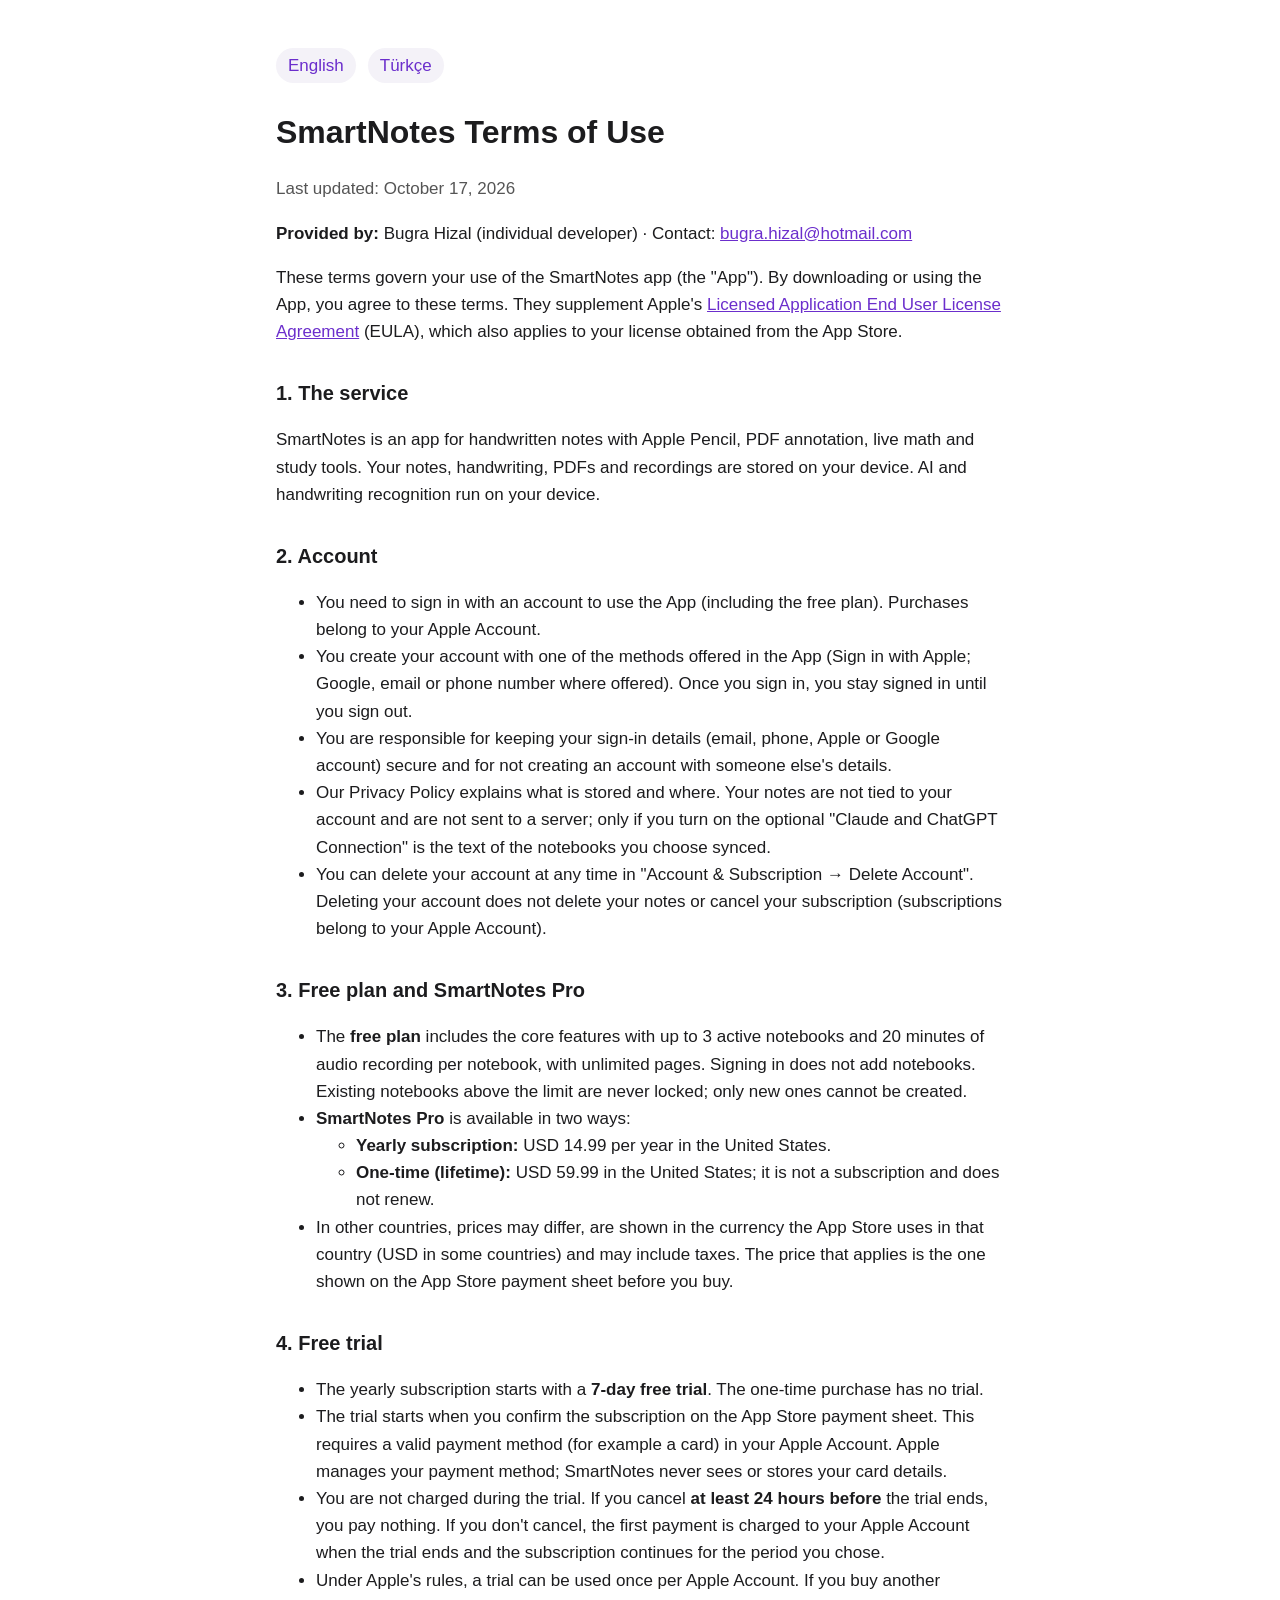
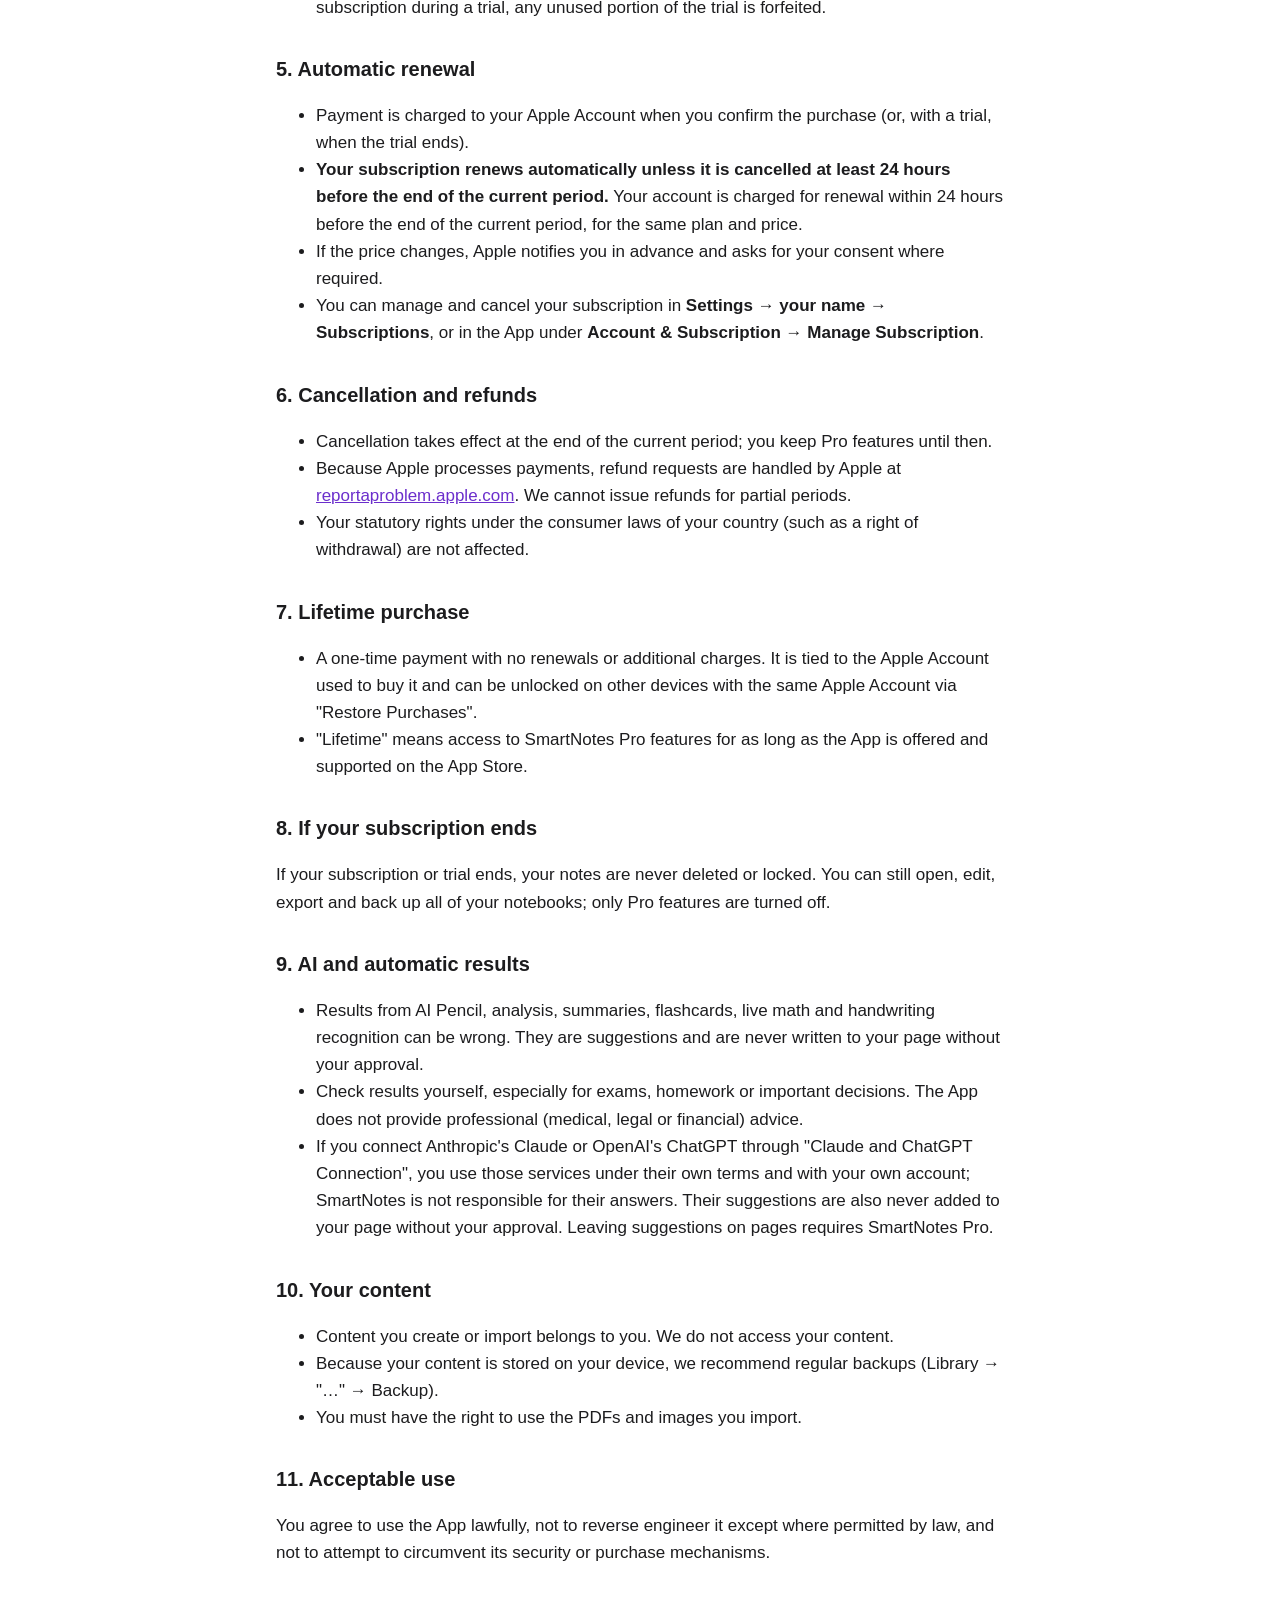
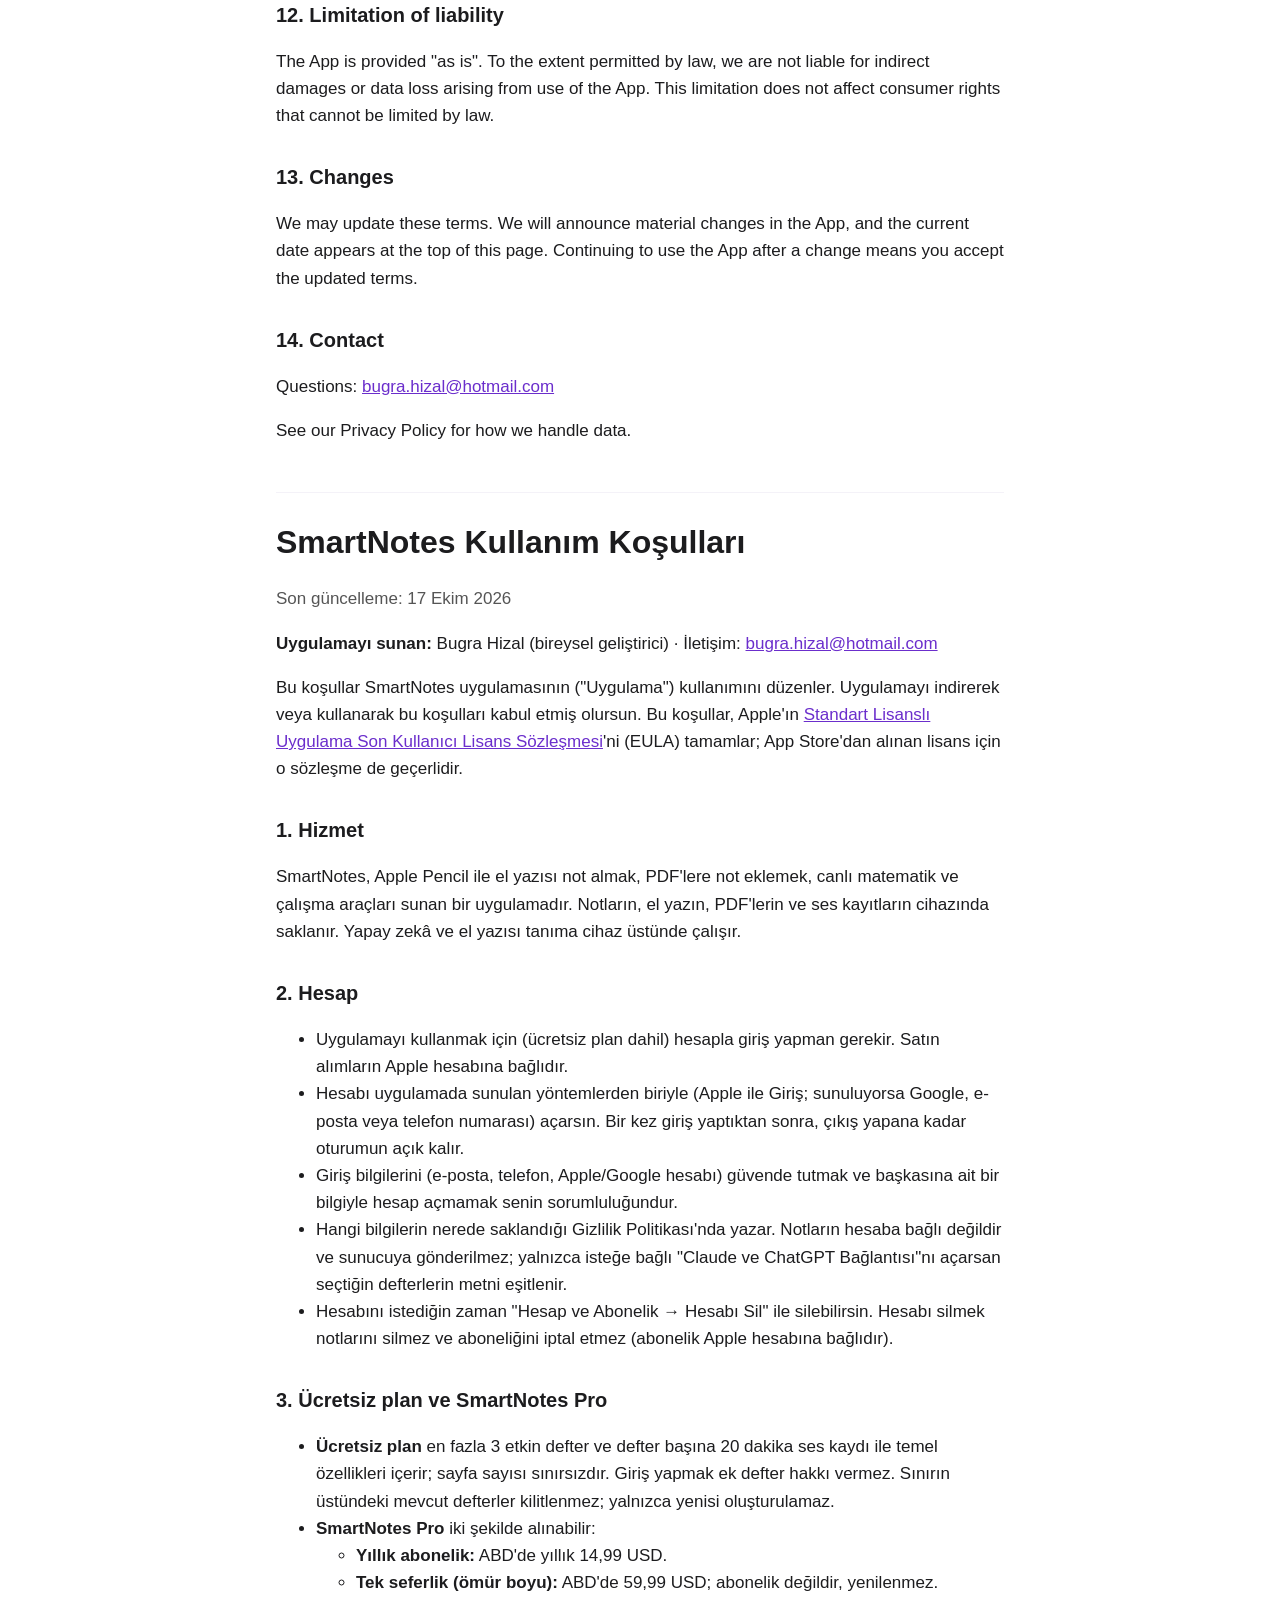
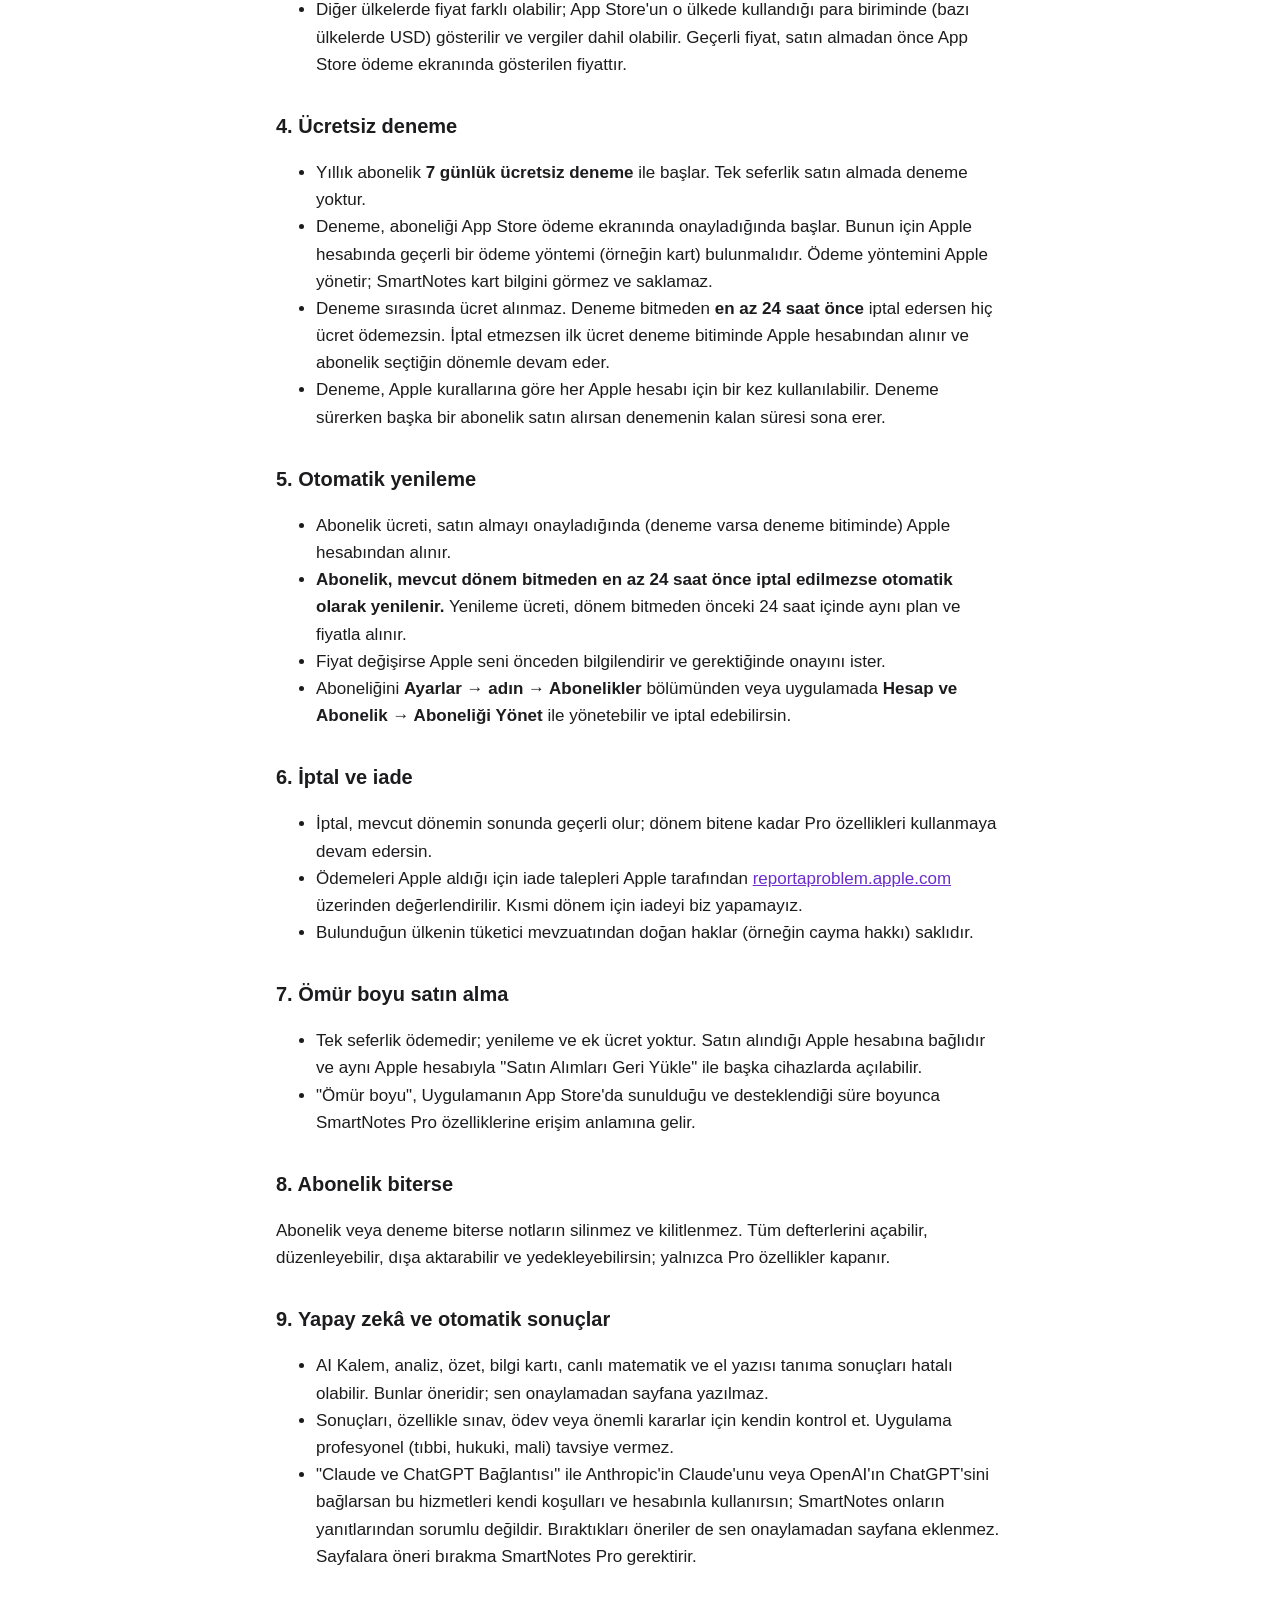
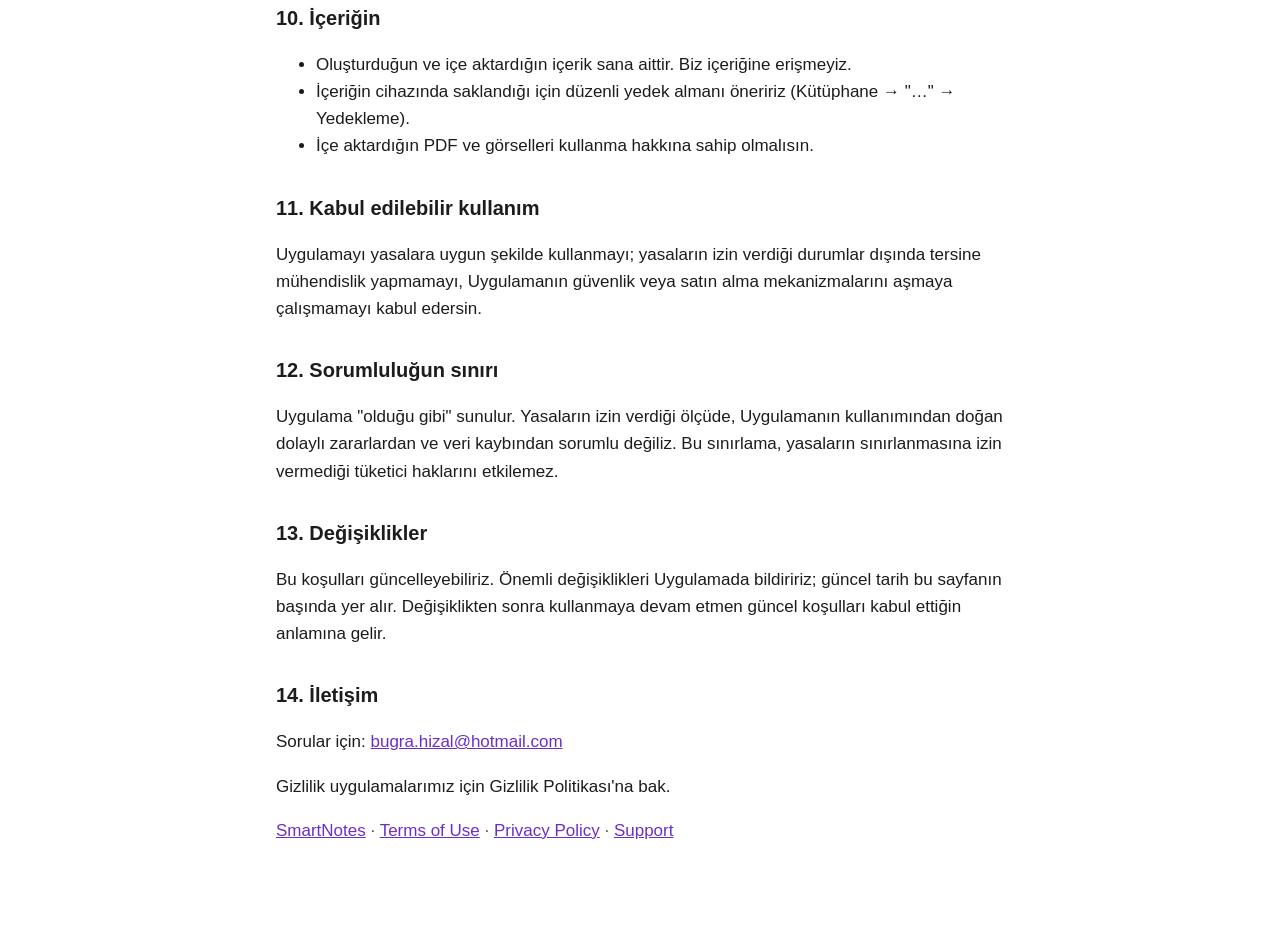
<file: terms/index.html>
<!doctype html>
<html lang="en">
<head>
<meta charset="utf-8"><meta name="viewport" content="width=device-width, initial-scale=1">
<title>SmartNotes Terms of Use</title>
<link rel="stylesheet" href="../style.css">
</head>
<body><main>
<!-- Üretildi: scripts/build_legal_site.py — elle düzenleme; kaynak SmartNotes/Resources/Legal/Terms-*.md -->
<nav class="lang"><a href="#en">English</a><a href="#tr">Türkçe</a></nav>
<section lang="en" id="en">
<h1>SmartNotes Terms of Use</h1>
<p class="muted">Last updated: October 17, 2026</p>
<p><strong>Provided by:</strong> Bugra Hizal (individual developer) · Contact: <a href="mailto:bugra.hizal@hotmail.com">bugra.hizal@hotmail.com</a></p>
<p>These terms govern your use of the SmartNotes app (the "App"). By downloading or using the App, you agree to these terms. They supplement Apple's <a href="https://www.apple.com/legal/internet-services/itunes/dev/stdeula/">Licensed Application End User License Agreement</a> (EULA), which also applies to your license obtained from the App Store.</p>
<h2>1. The service</h2>
<p>SmartNotes is an app for handwritten notes with Apple Pencil, PDF annotation, live math and study tools. Your notes, handwriting, PDFs and recordings are stored on your device. AI and handwriting recognition run on your device.</p>
<h2>2. Account</h2>
<ul>
<li>You need to sign in with an account to use the App (including the free plan). Purchases belong to your Apple Account.</li>
<li>You create your account with one of the methods offered in the App (Sign in with Apple; Google, email or phone number where offered). Once you sign in, you stay signed in until you sign out.</li>
<li>You are responsible for keeping your sign-in details (email, phone, Apple or Google account) secure and for not creating an account with someone else's details.</li>
<li>Our Privacy Policy explains what is stored and where. Your notes are not tied to your account and are not sent to a server; only if you turn on the optional "Claude and ChatGPT Connection" is the text of the notebooks you choose synced.</li>
<li>You can delete your account at any time in "Account &amp; Subscription → Delete Account". Deleting your account does not delete your notes or cancel your subscription (subscriptions belong to your Apple Account).</li>
</ul>
<h2>3. Free plan and SmartNotes Pro</h2>
<ul>
<li>The <strong>free plan</strong> includes the core features with up to 3 active notebooks and 20 minutes of audio recording per notebook, with unlimited pages. Signing in does not add notebooks. Existing notebooks above the limit are never locked; only new ones cannot be created.</li>
<li><strong>SmartNotes Pro</strong> is available in two ways:
<ul>
<li><strong>Yearly subscription:</strong> USD 14.99 per year in the United States.</li>
<li><strong>One-time (lifetime):</strong> USD 59.99 in the United States; it is not a subscription and does not renew.</li>
</ul></li>
<li>In other countries, prices may differ, are shown in the currency the App Store uses in that country (USD in some countries) and may include taxes. The price that applies is the one shown on the App Store payment sheet before you buy.</li>
</ul>
<h2>4. Free trial</h2>
<ul>
<li>The yearly subscription starts with a <strong>7-day free trial</strong>. The one-time purchase has no trial.</li>
<li>The trial starts when you confirm the subscription on the App Store payment sheet. This requires a valid payment method (for example a card) in your Apple Account. Apple manages your payment method; SmartNotes never sees or stores your card details.</li>
<li>You are not charged during the trial. If you cancel <strong>at least 24 hours before</strong> the trial ends, you pay nothing. If you don't cancel, the first payment is charged to your Apple Account when the trial ends and the subscription continues for the period you chose.</li>
<li>Under Apple's rules, a trial can be used once per Apple Account. If you buy another subscription during a trial, any unused portion of the trial is forfeited.</li>
</ul>
<h2>5. Automatic renewal</h2>
<ul>
<li>Payment is charged to your Apple Account when you confirm the purchase (or, with a trial, when the trial ends).</li>
<li><strong>Your subscription renews automatically unless it is cancelled at least 24 hours before the end of the current period.</strong> Your account is charged for renewal within 24 hours before the end of the current period, for the same plan and price.</li>
<li>If the price changes, Apple notifies you in advance and asks for your consent where required.</li>
<li>You can manage and cancel your subscription in <strong>Settings → your name → Subscriptions</strong>, or in the App under <strong>Account &amp; Subscription → Manage Subscription</strong>.</li>
</ul>
<h2>6. Cancellation and refunds</h2>
<ul>
<li>Cancellation takes effect at the end of the current period; you keep Pro features until then.</li>
<li>Because Apple processes payments, refund requests are handled by Apple at <a href="https://reportaproblem.apple.com">reportaproblem.apple.com</a>. We cannot issue refunds for partial periods.</li>
<li>Your statutory rights under the consumer laws of your country (such as a right of withdrawal) are not affected.</li>
</ul>
<h2>7. Lifetime purchase</h2>
<ul>
<li>A one-time payment with no renewals or additional charges. It is tied to the Apple Account used to buy it and can be unlocked on other devices with the same Apple Account via "Restore Purchases".</li>
<li>"Lifetime" means access to SmartNotes Pro features for as long as the App is offered and supported on the App Store.</li>
</ul>
<h2>8. If your subscription ends</h2>
<p>If your subscription or trial ends, your notes are never deleted or locked. You can still open, edit, export and back up all of your notebooks; only Pro features are turned off.</p>
<h2>9. AI and automatic results</h2>
<ul>
<li>Results from AI Pencil, analysis, summaries, flashcards, live math and handwriting recognition can be wrong. They are suggestions and are never written to your page without your approval.</li>
<li>Check results yourself, especially for exams, homework or important decisions. The App does not provide professional (medical, legal or financial) advice.</li>
<li>If you connect Anthropic's Claude or OpenAI's ChatGPT through "Claude and ChatGPT Connection", you use those services under their own terms and with your own account; SmartNotes is not responsible for their answers. Their suggestions are also never added to your page without your approval. Leaving suggestions on pages requires SmartNotes Pro.</li>
</ul>
<h2>10. Your content</h2>
<ul>
<li>Content you create or import belongs to you. We do not access your content.</li>
<li>Because your content is stored on your device, we recommend regular backups (Library → "…" → Backup).</li>
<li>You must have the right to use the PDFs and images you import.</li>
</ul>
<h2>11. Acceptable use</h2>
<p>You agree to use the App lawfully, not to reverse engineer it except where permitted by law, and not to attempt to circumvent its security or purchase mechanisms.</p>
<h2>12. Limitation of liability</h2>
<p>The App is provided "as is". To the extent permitted by law, we are not liable for indirect damages or data loss arising from use of the App. This limitation does not affect consumer rights that cannot be limited by law.</p>
<h2>13. Changes</h2>
<p>We may update these terms. We will announce material changes in the App, and the current date appears at the top of this page. Continuing to use the App after a change means you accept the updated terms.</p>
<h2>14. Contact</h2>
<p>Questions: <a href="mailto:bugra.hizal@hotmail.com">bugra.hizal@hotmail.com</a></p>
<p>See our Privacy Policy for how we handle data.</p>
</section>
<section lang="tr" id="tr">
<h1>SmartNotes Kullanım Koşulları</h1>
<p class="muted">Son güncelleme: 17 Ekim 2026</p>
<p><strong>Uygulamayı sunan:</strong> Bugra Hizal (bireysel geliştirici) · İletişim: <a href="mailto:bugra.hizal@hotmail.com">bugra.hizal@hotmail.com</a></p>
<p>Bu koşullar SmartNotes uygulamasının ("Uygulama") kullanımını düzenler. Uygulamayı indirerek veya kullanarak bu koşulları kabul etmiş olursun. Bu koşullar, Apple'ın <a href="https://www.apple.com/legal/internet-services/itunes/dev/stdeula/">Standart Lisanslı Uygulama Son Kullanıcı Lisans Sözleşmesi</a>'ni (EULA) tamamlar; App Store'dan alınan lisans için o sözleşme de geçerlidir.</p>
<h2>1. Hizmet</h2>
<p>SmartNotes, Apple Pencil ile el yazısı not almak, PDF'lere not eklemek, canlı matematik ve çalışma araçları sunan bir uygulamadır. Notların, el yazın, PDF'lerin ve ses kayıtların cihazında saklanır. Yapay zekâ ve el yazısı tanıma cihaz üstünde çalışır.</p>
<h2>2. Hesap</h2>
<ul>
<li>Uygulamayı kullanmak için (ücretsiz plan dahil) hesapla giriş yapman gerekir. Satın alımların Apple hesabına bağlıdır.</li>
<li>Hesabı uygulamada sunulan yöntemlerden biriyle (Apple ile Giriş; sunuluyorsa Google, e-posta veya telefon numarası) açarsın. Bir kez giriş yaptıktan sonra, çıkış yapana kadar oturumun açık kalır.</li>
<li>Giriş bilgilerini (e-posta, telefon, Apple/Google hesabı) güvende tutmak ve başkasına ait bir bilgiyle hesap açmamak senin sorumluluğundur.</li>
<li>Hangi bilgilerin nerede saklandığı Gizlilik Politikası'nda yazar. Notların hesaba bağlı değildir ve sunucuya gönderilmez; yalnızca isteğe bağlı "Claude ve ChatGPT Bağlantısı"nı açarsan seçtiğin defterlerin metni eşitlenir.</li>
<li>Hesabını istediğin zaman "Hesap ve Abonelik → Hesabı Sil" ile silebilirsin. Hesabı silmek notlarını silmez ve aboneliğini iptal etmez (abonelik Apple hesabına bağlıdır).</li>
</ul>
<h2>3. Ücretsiz plan ve SmartNotes Pro</h2>
<ul>
<li><strong>Ücretsiz plan</strong> en fazla 3 etkin defter ve defter başına 20 dakika ses kaydı ile temel özellikleri içerir; sayfa sayısı sınırsızdır. Giriş yapmak ek defter hakkı vermez. Sınırın üstündeki mevcut defterler kilitlenmez; yalnızca yenisi oluşturulamaz.</li>
<li><strong>SmartNotes Pro</strong> iki şekilde alınabilir:
<ul>
<li><strong>Yıllık abonelik:</strong> ABD'de yıllık 14,99 USD.</li>
<li><strong>Tek seferlik (ömür boyu):</strong> ABD'de 59,99 USD; abonelik değildir, yenilenmez.</li>
</ul></li>
<li>Diğer ülkelerde fiyat farklı olabilir; App Store'un o ülkede kullandığı para biriminde (bazı ülkelerde USD) gösterilir ve vergiler dahil olabilir. Geçerli fiyat, satın almadan önce App Store ödeme ekranında gösterilen fiyattır.</li>
</ul>
<h2>4. Ücretsiz deneme</h2>
<ul>
<li>Yıllık abonelik <strong>7 günlük ücretsiz deneme</strong> ile başlar. Tek seferlik satın almada deneme yoktur.</li>
<li>Deneme, aboneliği App Store ödeme ekranında onayladığında başlar. Bunun için Apple hesabında geçerli bir ödeme yöntemi (örneğin kart) bulunmalıdır. Ödeme yöntemini Apple yönetir; SmartNotes kart bilgini görmez ve saklamaz.</li>
<li>Deneme sırasında ücret alınmaz. Deneme bitmeden <strong>en az 24 saat önce</strong> iptal edersen hiç ücret ödemezsin. İptal etmezsen ilk ücret deneme bitiminde Apple hesabından alınır ve abonelik seçtiğin dönemle devam eder.</li>
<li>Deneme, Apple kurallarına göre her Apple hesabı için bir kez kullanılabilir. Deneme sürerken başka bir abonelik satın alırsan denemenin kalan süresi sona erer.</li>
</ul>
<h2>5. Otomatik yenileme</h2>
<ul>
<li>Abonelik ücreti, satın almayı onayladığında (deneme varsa deneme bitiminde) Apple hesabından alınır.</li>
<li><strong>Abonelik, mevcut dönem bitmeden en az 24 saat önce iptal edilmezse otomatik olarak yenilenir.</strong> Yenileme ücreti, dönem bitmeden önceki 24 saat içinde aynı plan ve fiyatla alınır.</li>
<li>Fiyat değişirse Apple seni önceden bilgilendirir ve gerektiğinde onayını ister.</li>
<li>Aboneliğini <strong>Ayarlar → adın → Abonelikler</strong> bölümünden veya uygulamada <strong>Hesap ve Abonelik → Aboneliği Yönet</strong> ile yönetebilir ve iptal edebilirsin.</li>
</ul>
<h2>6. İptal ve iade</h2>
<ul>
<li>İptal, mevcut dönemin sonunda geçerli olur; dönem bitene kadar Pro özellikleri kullanmaya devam edersin.</li>
<li>Ödemeleri Apple aldığı için iade talepleri Apple tarafından <a href="https://reportaproblem.apple.com">reportaproblem.apple.com</a> üzerinden değerlendirilir. Kısmi dönem için iadeyi biz yapamayız.</li>
<li>Bulunduğun ülkenin tüketici mevzuatından doğan haklar (örneğin cayma hakkı) saklıdır.</li>
</ul>
<h2>7. Ömür boyu satın alma</h2>
<ul>
<li>Tek seferlik ödemedir; yenileme ve ek ücret yoktur. Satın alındığı Apple hesabına bağlıdır ve aynı Apple hesabıyla "Satın Alımları Geri Yükle" ile başka cihazlarda açılabilir.</li>
<li>"Ömür boyu", Uygulamanın App Store'da sunulduğu ve desteklendiği süre boyunca SmartNotes Pro özelliklerine erişim anlamına gelir.</li>
</ul>
<h2>8. Abonelik biterse</h2>
<p>Abonelik veya deneme biterse notların silinmez ve kilitlenmez. Tüm defterlerini açabilir, düzenleyebilir, dışa aktarabilir ve yedekleyebilirsin; yalnızca Pro özellikler kapanır.</p>
<h2>9. Yapay zekâ ve otomatik sonuçlar</h2>
<ul>
<li>AI Kalem, analiz, özet, bilgi kartı, canlı matematik ve el yazısı tanıma sonuçları hatalı olabilir. Bunlar öneridir; sen onaylamadan sayfana yazılmaz.</li>
<li>Sonuçları, özellikle sınav, ödev veya önemli kararlar için kendin kontrol et. Uygulama profesyonel (tıbbi, hukuki, mali) tavsiye vermez.</li>
<li>"Claude ve ChatGPT Bağlantısı" ile Anthropic'in Claude'unu veya OpenAI'ın ChatGPT'sini bağlarsan bu hizmetleri kendi koşulları ve hesabınla kullanırsın; SmartNotes onların yanıtlarından sorumlu değildir. Bıraktıkları öneriler de sen onaylamadan sayfana eklenmez. Sayfalara öneri bırakma SmartNotes Pro gerektirir.</li>
</ul>
<h2>10. İçeriğin</h2>
<ul>
<li>Oluşturduğun ve içe aktardığın içerik sana aittir. Biz içeriğine erişmeyiz.</li>
<li>İçeriğin cihazında saklandığı için düzenli yedek almanı öneririz (Kütüphane → "…" → Yedekleme).</li>
<li>İçe aktardığın PDF ve görselleri kullanma hakkına sahip olmalısın.</li>
</ul>
<h2>11. Kabul edilebilir kullanım</h2>
<p>Uygulamayı yasalara uygun şekilde kullanmayı; yasaların izin verdiği durumlar dışında tersine mühendislik yapmamayı, Uygulamanın güvenlik veya satın alma mekanizmalarını aşmaya çalışmamayı kabul edersin.</p>
<h2>12. Sorumluluğun sınırı</h2>
<p>Uygulama "olduğu gibi" sunulur. Yasaların izin verdiği ölçüde, Uygulamanın kullanımından doğan dolaylı zararlardan ve veri kaybından sorumlu değiliz. Bu sınırlama, yasaların sınırlanmasına izin vermediği tüketici haklarını etkilemez.</p>
<h2>13. Değişiklikler</h2>
<p>Bu koşulları güncelleyebiliriz. Önemli değişiklikleri Uygulamada bildiririz; güncel tarih bu sayfanın başında yer alır. Değişiklikten sonra kullanmaya devam etmen güncel koşulları kabul ettiğin anlamına gelir.</p>
<h2>14. İletişim</h2>
<p>Sorular için: <a href="mailto:bugra.hizal@hotmail.com">bugra.hizal@hotmail.com</a></p>
<p>Gizlilik uygulamalarımız için Gizlilik Politikası'na bak.</p>
</section>
<p class="muted"><a href="../">SmartNotes</a> · <a href="../terms/">Terms of Use</a> · <a href="../privacy/">Privacy Policy</a> · <a href="../support/">Support</a></p>
</main></body></html>
</file>
<file: style.css>
:root { --bg: #ffffff; --fg: #1c1c1e; --muted: #555; --accent: #6b2ecc; --card: #f4f2f8; }
@media (prefers-color-scheme: dark) { :root { --bg: #111114; --fg: #f2f2f7; --muted: #b0b0b8; --accent: #bd94ff; --card: #1e1c24; } }
* { box-sizing: border-box; }
body { margin: 0; background: var(--bg); color: var(--fg); font: 17px/1.6 -apple-system, BlinkMacSystemFont, "Segoe UI", Roboto, sans-serif; }
main { max-width: 760px; margin: 0 auto; padding: 32px 16px 64px; }
h1 { font-size: 2rem; margin: 0 0 4px; } h2 { margin-top: 2rem; font-size: 1.25rem; }
.muted { color: var(--muted); } a { color: var(--accent); }
nav.lang { display: flex; gap: 12px; margin: 16px 0 24px; flex-wrap: wrap; }
nav.lang a { padding: 4px 12px; border-radius: 999px; background: var(--card); text-decoration: none; }
.card { background: var(--card); border-radius: 16px; padding: 16px 20px; margin: 16px 0; }
section[lang] + section[lang] { border-top: 1px solid var(--card); margin-top: 48px; padding-top: 24px; }
</file>
